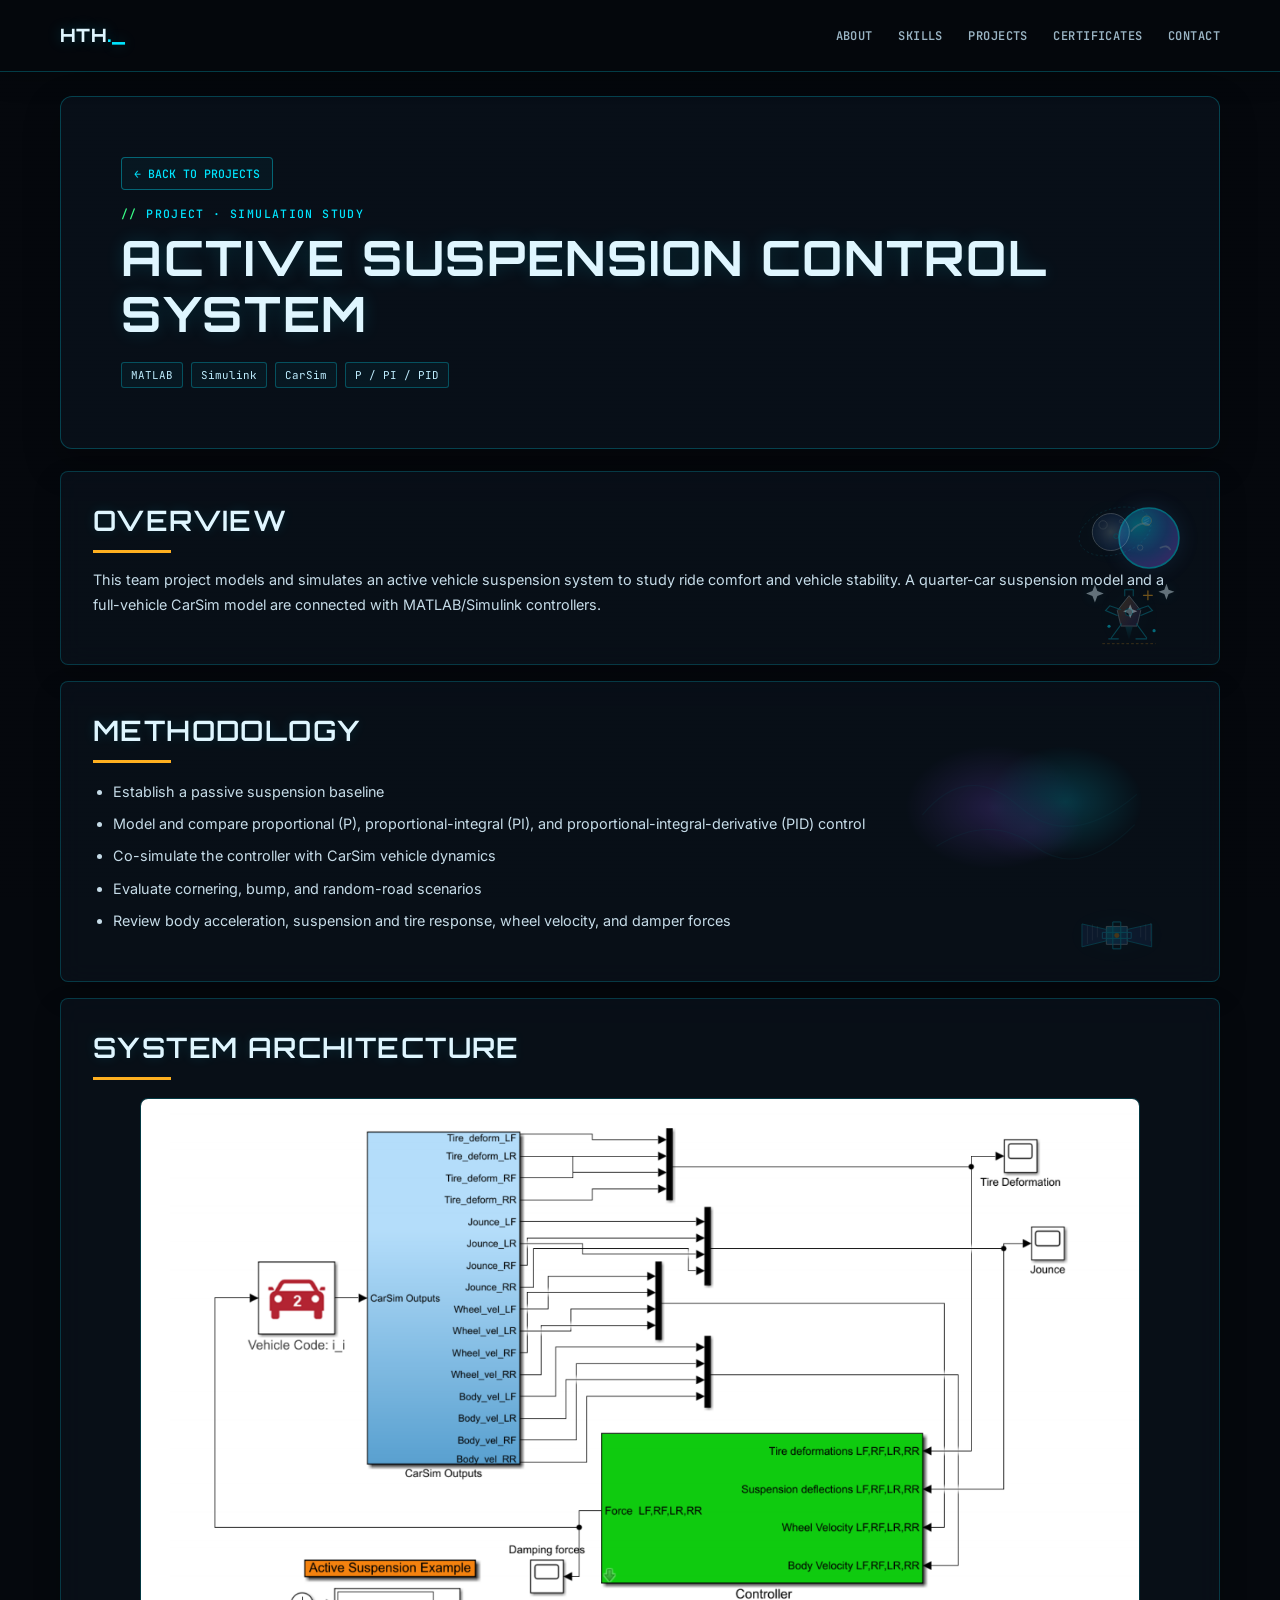
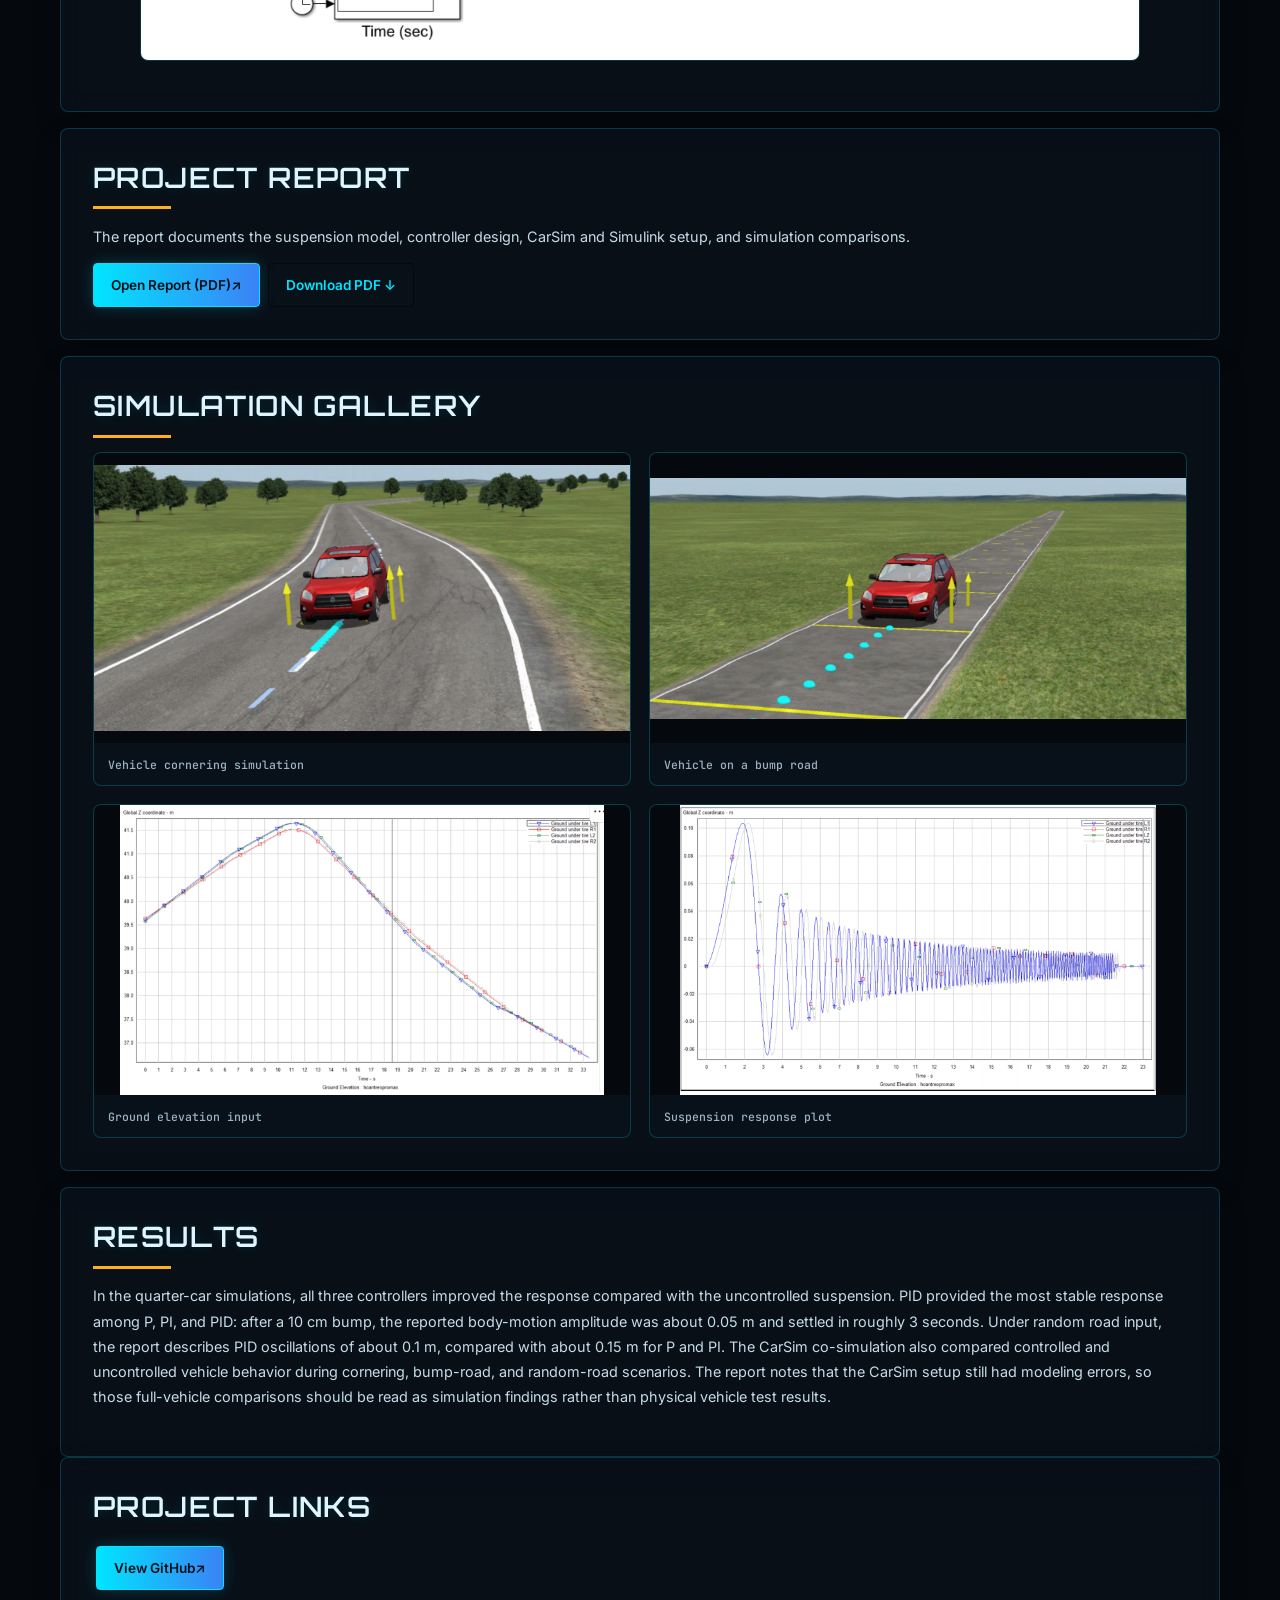
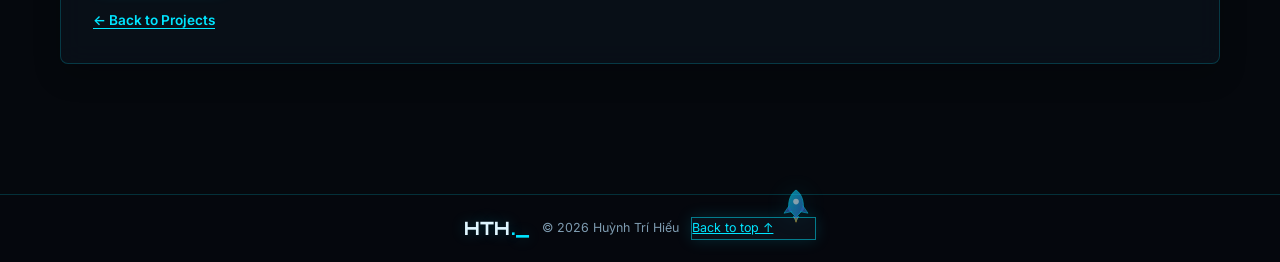
<file: outputs/projects/active-suspension.html>
<!doctype html>
<html lang="en">
<head>
  <meta charset="utf-8"><meta name="viewport" content="width=device-width, initial-scale=1">
  <meta name="description" content="Active suspension study comparing passive, P, PI, and PID control in MATLAB/Simulink and CarSim.">
  <meta property="og:title" content="Active Suspension Control | Huỳnh Trí Hiếu"><meta property="og:description" content="A simulated active suspension study using MATLAB/Simulink and CarSim."><meta property="og:type" content="article">
  <meta name="theme-color" content="#0a2b3f"><title>Active Suspension Control | Huỳnh Trí Hiếu</title>
  <link rel="icon" type="image/svg+xml" href="../assets/images/favicon.svg">
  <link rel="preconnect" href="https://fonts.googleapis.com"><link rel="preconnect" href="https://fonts.gstatic.com" crossorigin><link href="https://fonts.googleapis.com/css2?family=Barlow+Condensed:wght@500;600;700;800&display=swap&subset=latin,vietnamese" rel="stylesheet"><link href="https://fonts.googleapis.com/css2?family=Inter:wght@400;500;600;700;800&display=swap&subset=latin,vietnamese" rel="stylesheet"><link href="https://fonts.googleapis.com/css2?family=JetBrains+Mono:wght@400;500;600;700&display=swap&subset=latin" rel="stylesheet"><link rel="stylesheet" href="../css/style.css?v=mobile-reveal-fix-20261123-17"><script defer src="../js/main.js?v=mobile-reveal-fix-20261123-17"></script>
</head>
<body>
  <header class="site-header"><div class="container nav-wrap"><a class="brand" href="../index.html" aria-label="Huỳnh Trí Hiếu home">HTH<span>.</span></a><a class="mobile-back-control" href="../index.html#projects" aria-label="Back to projects">← Back</a><button class="menu-toggle" aria-label="Open navigation" aria-expanded="false" aria-controls="primary-nav"><span></span><span></span><span></span></button><nav id="primary-nav" class="primary-nav" aria-label="Main navigation"><a href="../index.html#about">About</a><a href="../index.html#skills">Skills</a><a href="../index.html#projects">Projects</a><a href="../index.html#certificates">Certificates</a><a href="../index.html#contact">Contact</a></nav></div></header>
  <main><section class="detail-hero"><div class="container"><a class="back-link" href="../index.html#projects">← Back to Projects</a><p class="eyebrow">Project · Simulation study</p><h1>Active Suspension Control System</h1><div class="tags"><span class="tag">MATLAB</span><span class="tag">Simulink</span><span class="tag">CarSim</span><span class="tag">P / PI / PID</span></div></div></section>
    <section class="section section-white"><div class="container detail-layout"><div class="detail-main">
      <section class="detail-block space-host"><svg class="space-deco planet space-small-planet" viewBox="0 0 100 100" aria-hidden="true" focusable="false"><use href="../assets/images/space/space-icons.svg#small-planet"/></svg><svg class="space-deco star space-stars" viewBox="0 0 120 80" aria-hidden="true" focusable="false"><use href="../assets/images/space/space-icons.svg#star-cluster"/></svg><svg class="space-deco space-new space-lander" viewBox="0 0 120 120" aria-hidden="true" focusable="false"><use href="../assets/images/space/space-additions.svg#lander"/></svg><svg class="space-deco space-new space-moon-orbit" viewBox="0 0 150 120" aria-hidden="true" focusable="false"><use href="../assets/images/space/space-additions.svg#moon-orbit"/></svg><h2>Overview</h2><p>This team project models and simulates an active vehicle suspension system to study ride comfort and vehicle stability. A quarter-car suspension model and a full-vehicle CarSim model are connected with MATLAB/Simulink controllers.</p></section>
      <section class="detail-block space-host"><h2>Methodology</h2><svg class="space-deco space-new space-iss" viewBox="0 0 180 90" aria-hidden="true" focusable="false"><use href="../assets/images/space/space-additions.svg#iss"/></svg><svg class="space-deco space-new space-nebula" viewBox="0 0 260 180" aria-hidden="true" focusable="false"><use href="../assets/images/space/space-additions.svg#nebula"/></svg><ul><li>Establish a passive suspension baseline</li><li>Model and compare proportional (P), proportional-integral (PI), and proportional-integral-derivative (PID) control</li><li>Co-simulate the controller with CarSim vehicle dynamics</li><li>Evaluate cornering, bump, and random-road scenarios</li><li>Review body acceleration, suspension and tire response, wheel velocity, and damper forces</li></ul></section>
      <section class="detail-block"><h2>System Architecture</h2><figure class="project-photo suspension-architecture-figure" style="margin:18px auto"><img height="730" width="1300" src="../assets/images/active-suspension-system.png" alt="Simulink active suspension architecture: CarSim vehicle outputs feed the controller, which returns damping forces and provides response signals for analysis" loading="lazy" decoding="async" style="width:100%;height:auto;max-width:100%;object-fit:contain;background:#fff"></figure></section>
      <section class="detail-block"><h2>Project Report</h2><p>The report documents the suspension model, controller design, CarSim and Simulink setup, and simulation comparisons.</p><a class="button button-primary" href="../assets/files/active-suspension-report.pdf" target="_blank" rel="noreferrer">Open Report (PDF) <span aria-hidden="true">↗</span></a><a class="button report-download" href="../assets/files/active-suspension-report.pdf" download style="margin-left:8px">Download PDF ↓</a></section>
      <section class="detail-block project-media"><h2>Simulation Gallery</h2><div class="project-gallery simulation-gallery">
        <figure class="project-photo"><img data-src-mobile="../assets/images/mobile/active-suspension-road-turn.jpg" height="338" width="682" src="../assets/images/active-suspension-road-turn.png" alt="CarSim vehicle negotiating a curved road in the active suspension simulation" loading="lazy" decoding="async"><figcaption>Vehicle cornering simulation</figcaption></figure>
        <figure class="project-photo"><img data-src-mobile="../assets/images/mobile/active-suspension-road-bump.jpg" height="340" width="757" src="../assets/images/active-suspension-road-bump.png" alt="CarSim vehicle crossing a raised road section in the suspension simulation" loading="lazy" decoding="async"><figcaption>Vehicle on a bump road</figcaption></figure>
        <figure class="project-photo"><img height="457" width="762" src="../assets/images/active-suspension-ground-elevation.png" alt="CarSim plot of road elevation for four tires over time" loading="lazy" decoding="async"><figcaption>Ground elevation input</figcaption></figure>
        <figure class="project-photo"><img height="451" width="741" src="../assets/images/active-suspension-response.png" alt="Simulated tire response over time for the active suspension model" loading="lazy" decoding="async"><figcaption>Suspension response plot</figcaption></figure>
      </div></section>
      <section class="detail-block"><h2>Results</h2><p>In the quarter-car simulations, all three controllers improved the response compared with the uncontrolled suspension. PID provided the most stable response among P, PI, and PID: after a 10 cm bump, the reported body-motion amplitude was about 0.05 m and settled in roughly 3 seconds. Under random road input, the report describes PID oscillations of about 0.1 m, compared with about 0.15 m for P and PI. The CarSim co-simulation also compared controlled and uncontrolled vehicle behavior during cornering, bump-road, and random-road scenarios. The report notes that the CarSim setup still had modeling errors, so those full-vehicle comparisons should be read as simulation findings rather than physical vehicle test results.</p></section>
    </div><aside class="detail-aside"><h2>Project Links</h2><a class="button button-primary" href="https://github.com/DarkNightSB/Active-Suspension-Control-System" target="_blank" rel="noreferrer">View GitHub <span aria-hidden="true">↗</span></a><a class="text-link" href="../index.html#projects" style="display:block;margin-top:1rem">← Back to Projects</a></aside></div></section>
  </main><footer class="site-footer"><div class="container footer-inner"><a class="brand" href="../index.html">HTH<span>.</span></a><p>© <span data-year></span> Huỳnh Trí Hiếu</p><a href="#" class="back-top">Back to top ↑<svg class="space-deco rocket space-rocket" viewBox="0 0 80 100" aria-hidden="true" focusable="false"><use href="../assets/images/space/space-icons.svg#rocket"/></svg></a></div></footer>
</body></html>
</file>
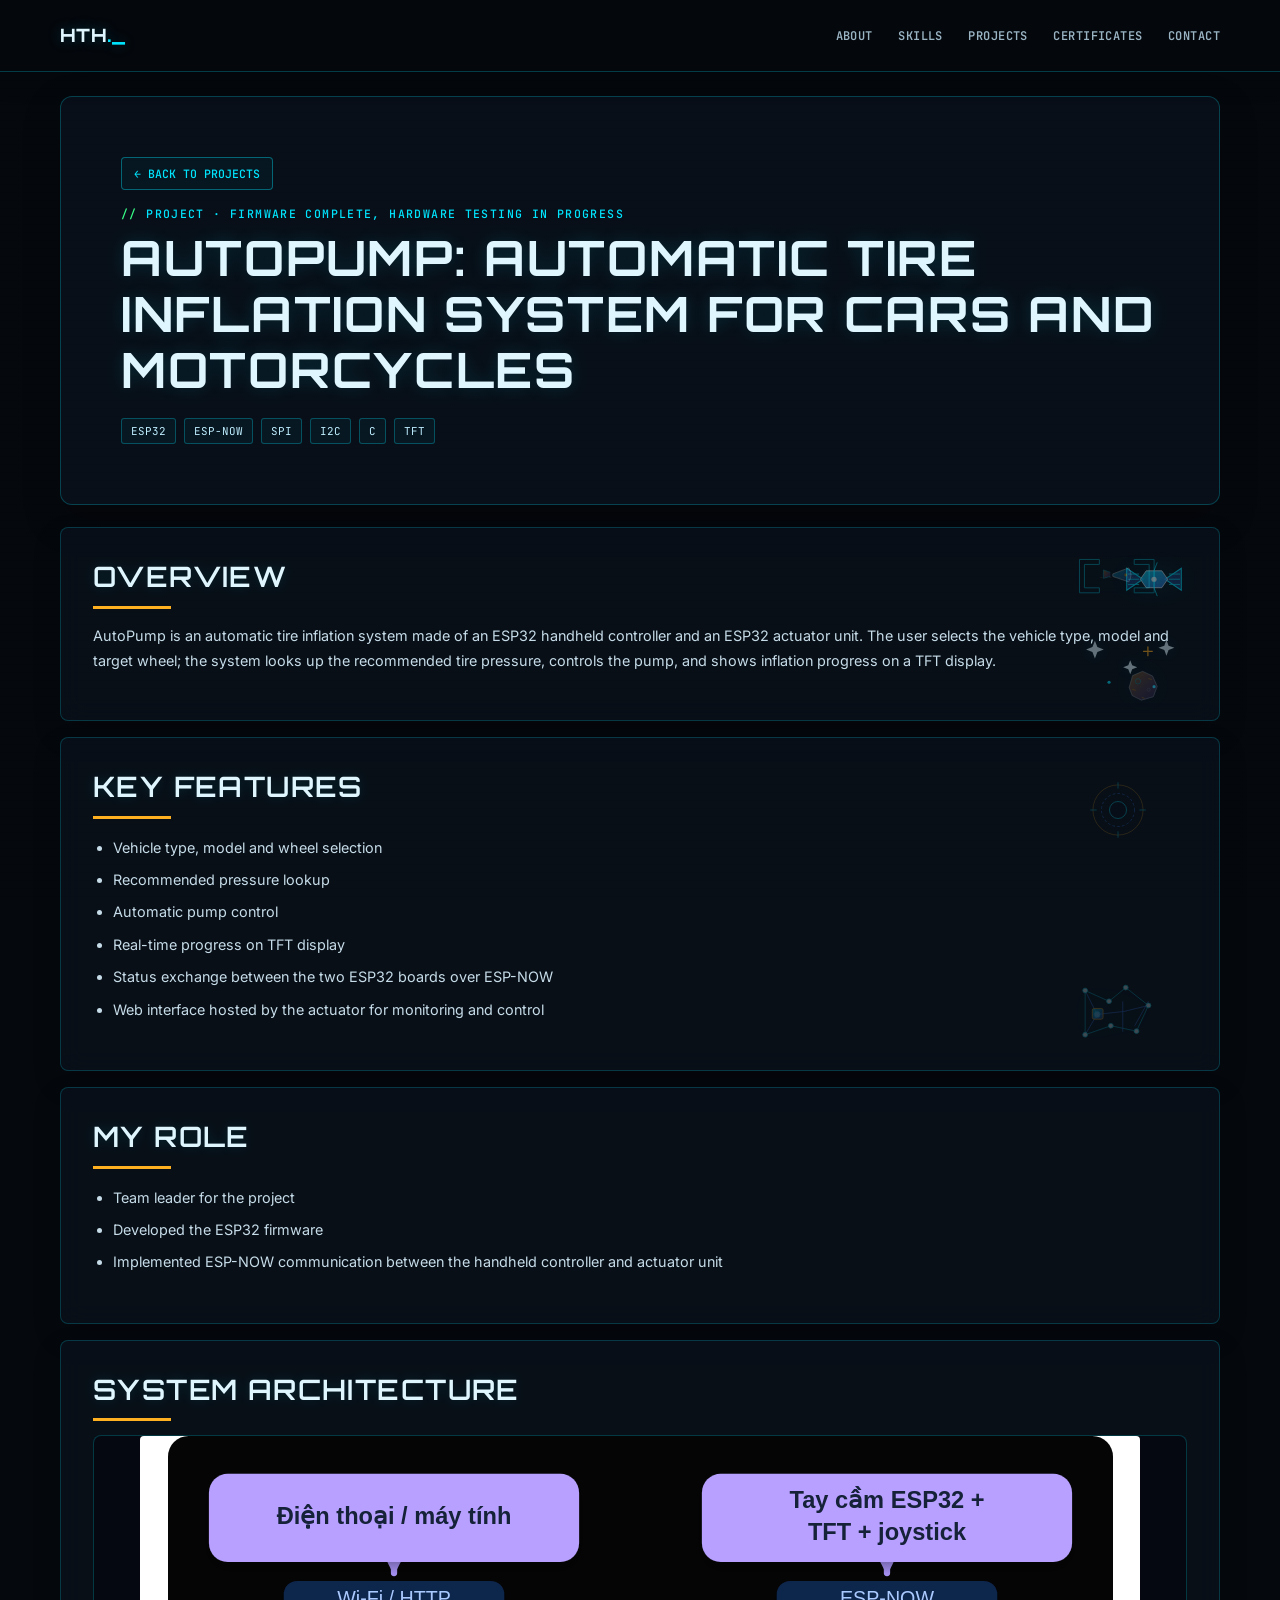
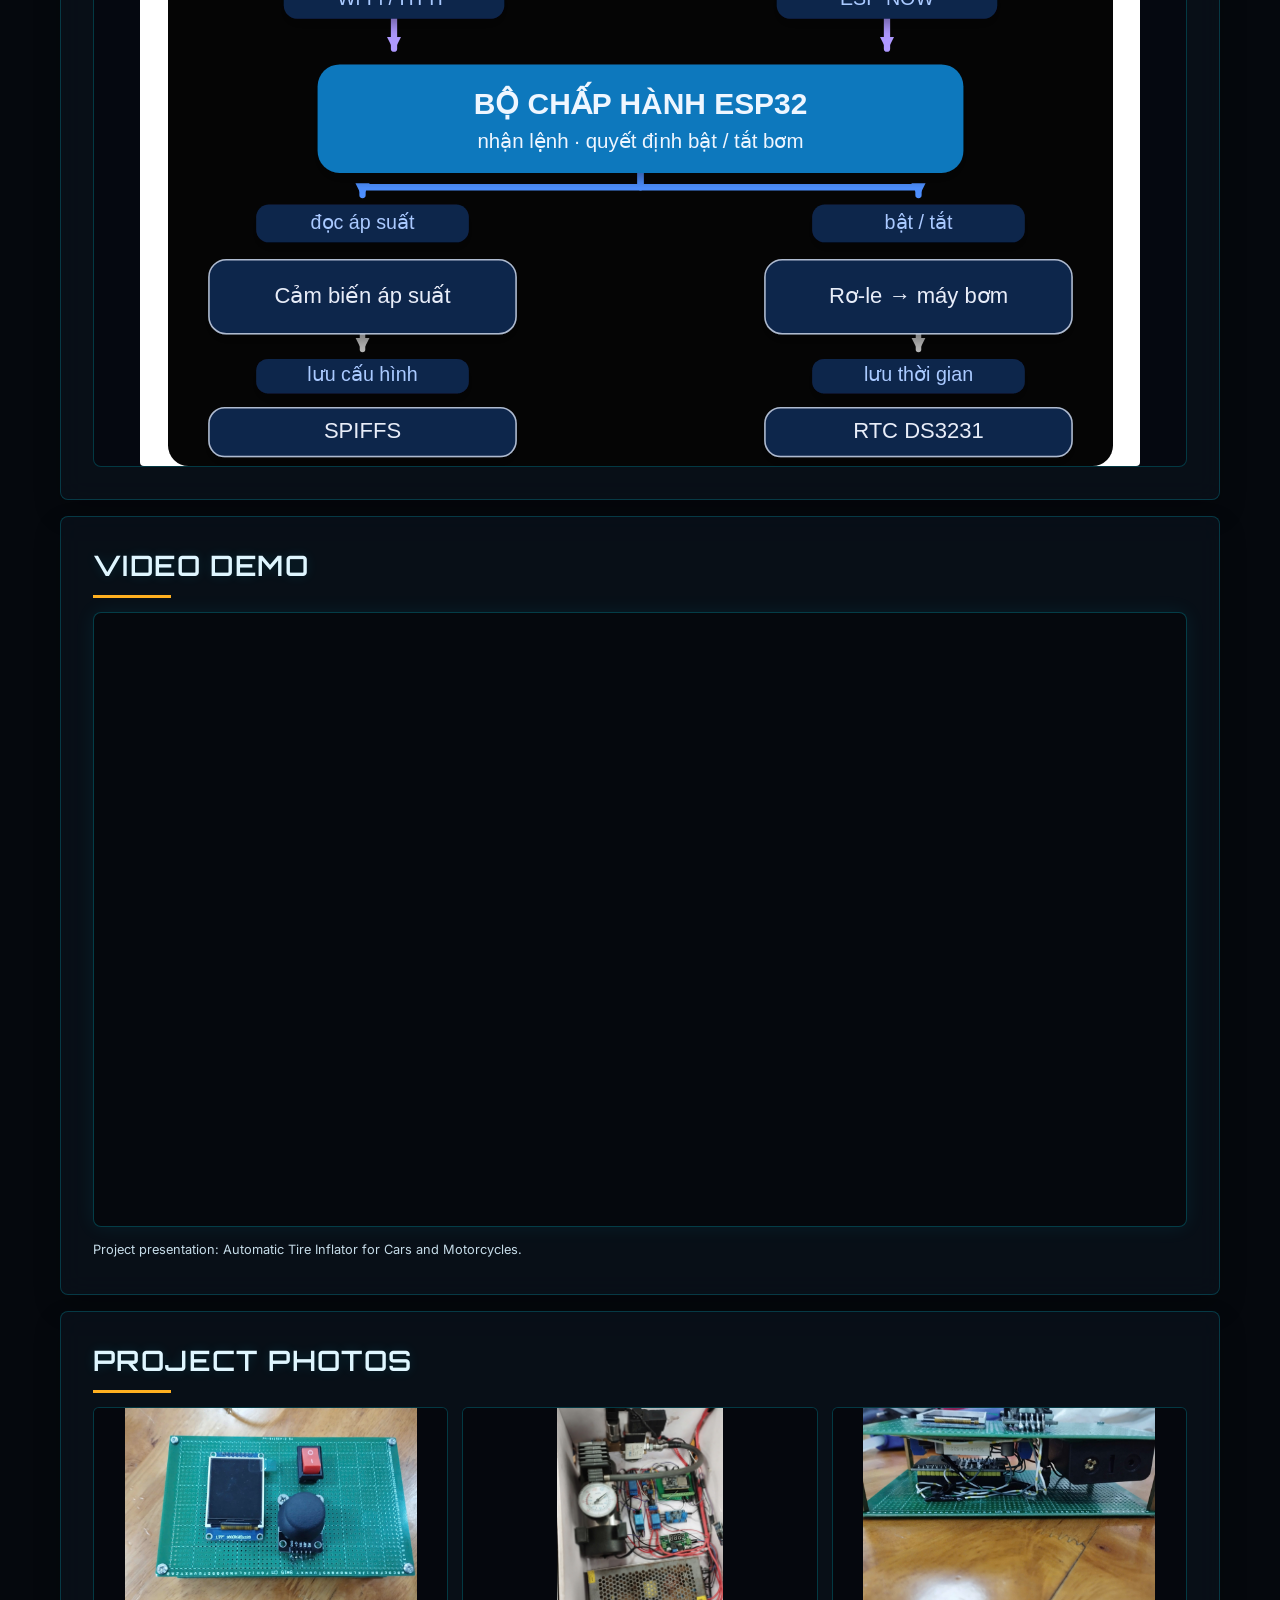
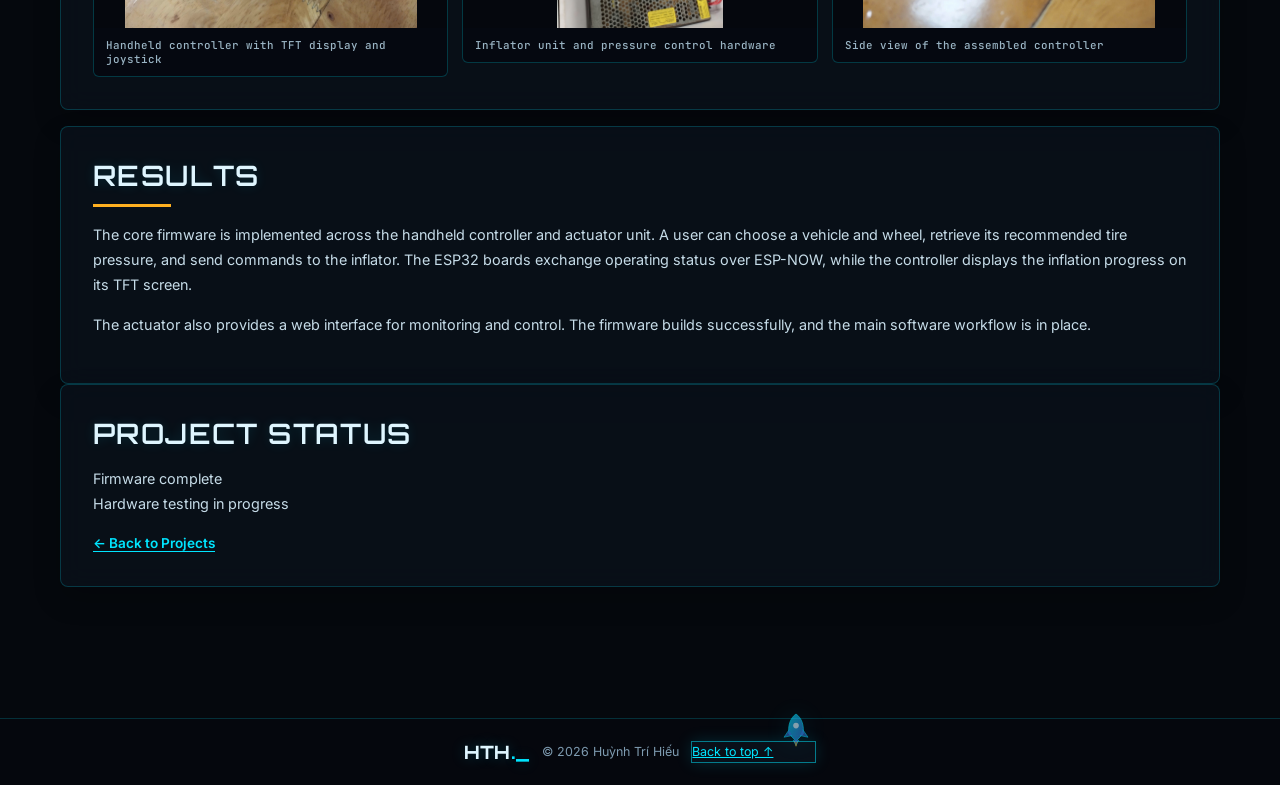
<file: outputs/projects/autopump.html>
<!doctype html>
<html lang="en">
<head>
  <meta charset="utf-8"><meta name="viewport" content="width=device-width, initial-scale=1">
  <meta name="description" content="AutoPump — an ESP32 automatic tire inflation system project by Huỳnh Trí Hiếu.">
  <meta property="og:title" content="AutoPump | Huỳnh Trí Hiếu"><meta property="og:description" content="An ESP32 automatic tire inflation system for cars and motorcycles."><meta property="og:type" content="article">
  <meta name="theme-color" content="#0a2b3f"><title>AutoPump | Huỳnh Trí Hiếu</title>
  <link rel="icon" type="image/svg+xml" href="../assets/images/favicon.svg">
  <link rel="preconnect" href="https://fonts.googleapis.com"><link rel="preconnect" href="https://fonts.gstatic.com" crossorigin><link href="https://fonts.googleapis.com/css2?family=Barlow+Condensed:wght@500;600;700;800&display=swap&subset=latin,vietnamese" rel="stylesheet"><link href="https://fonts.googleapis.com/css2?family=Inter:wght@400;500;600;700;800&display=swap&subset=latin,vietnamese" rel="stylesheet"><link href="https://fonts.googleapis.com/css2?family=JetBrains+Mono:wght@400;500;600;700&display=swap&subset=latin" rel="stylesheet"><link rel="stylesheet" href="../css/style.css?v=mobile-reveal-fix-20261123-17"><script defer src="../js/main.js?v=mobile-reveal-fix-20261123-17"></script>
</head>
<body>
  <header class="site-header"><div class="container nav-wrap"><a class="brand" href="../index.html" aria-label="Huỳnh Trí Hiếu home">HTH<span>.</span></a><a class="mobile-back-control" href="../index.html#projects" aria-label="Back to projects">← Back</a><button class="menu-toggle" aria-label="Open navigation" aria-expanded="false" aria-controls="primary-nav"><span></span><span></span><span></span></button><nav id="primary-nav" class="primary-nav" aria-label="Main navigation"><a href="../index.html#about">About</a><a href="../index.html#skills">Skills</a><a href="../index.html#projects">Projects</a><a href="../index.html#certificates">Certificates</a><a href="../index.html#contact">Contact</a></nav></div></header>
  <main><section class="detail-hero"><div class="container"><a class="back-link" href="../index.html#projects">← Back to Projects</a><p class="eyebrow">Project · Firmware complete, hardware testing in progress</p><h1>AutoPump: Automatic Tire Inflation System for Cars and Motorcycles</h1><div class="tags"><span class="tag">ESP32</span><span class="tag">ESP-NOW</span><span class="tag">SPI</span><span class="tag">I2C</span><span class="tag">C</span><span class="tag">TFT</span></div></div></section>
    <section class="section section-white"><div class="container detail-layout"><div class="detail-main">
      <section class="detail-block space-host"><svg class="space-deco satellite space-satellite" viewBox="0 0 120 90" aria-hidden="true" focusable="false"><use href="../assets/images/space/space-icons.svg#satellite"/></svg><svg class="space-deco star space-stars" viewBox="0 0 120 80" aria-hidden="true" focusable="false"><use href="../assets/images/space/space-icons.svg#star-cluster"/></svg><svg class="space-deco space-new space-asteroid-1" viewBox="0 0 100 100" aria-hidden="true" focusable="false"><use href="../assets/images/space/space-additions.svg#asteroid-1"/></svg><svg class="space-deco space-new space-cargo-dock" viewBox="0 0 180 100" aria-hidden="true" focusable="false"><use href="../assets/images/space/space-additions.svg#cargo-dock"/></svg><h2>Overview</h2><p>AutoPump is an automatic tire inflation system made of an ESP32 handheld controller and an ESP32 actuator unit. The user selects the vehicle type, model and target wheel; the system looks up the recommended tire pressure, controls the pump, and shows inflation progress on a TFT display.</p></section>
      <section class="detail-block space-host"><h2>Key Features</h2><svg class="space-deco space-new space-constellation" viewBox="0 0 150 110" aria-hidden="true" focusable="false"><use href="../assets/images/space/space-additions.svg#constellation-chip"/></svg><svg class="space-deco space-new space-pulse-rings" viewBox="0 0 120 120" aria-hidden="true" focusable="false"><use href="../assets/images/space/space-additions.svg#pulse-rings"/></svg><ul><li>Vehicle type, model and wheel selection</li><li>Recommended pressure lookup</li><li>Automatic pump control</li><li>Real-time progress on TFT display</li><li>Status exchange between the two ESP32 boards over ESP-NOW</li><li>Web interface hosted by the actuator for monitoring and control</li></ul></section>
      <section class="detail-block"><h2>My Role</h2><ul><li>Team leader for the project</li><li>Developed the ESP32 firmware</li><li>Implemented ESP-NOW communication between the handheld controller and actuator unit</li></ul></section>
      <section class="detail-block"><h2>System Architecture</h2><figure class="architecture-figure autopump-architecture-figure"><a class="architecture-image-link" data-image-link data-href="../assets/images/autopump-architecture.svg" data-available="true" target="_blank" rel="noreferrer"><img class="autopump-architecture-image" width="1200" height="800" src="../assets/images/autopump-architecture.svg" alt="Landscape AutoPump system architecture: Wi-Fi and ESP-NOW inputs connect to an ESP32 actuator, which reads the pressure sensor, controls the pump relay, stores configuration on SPIFFS, and keeps time with an RTC DS3231." loading="lazy" decoding="async"></a></figure></section>
      <section class="detail-block project-media" aria-labelledby="autopump-demo-title"><h2 id="autopump-demo-title">Video Demo</h2><div class="project-video"><iframe src="https://www.youtube-nocookie.com/embed/K4e0RNwgC2Y" title="AutoPump automatic tire inflation system demo by Huỳnh Trí Hiếu" loading="lazy" decoding="async" referrerpolicy="strict-origin-when-cross-origin" allow="accelerometer; autoplay; clipboard-write; encrypted-media; gyroscope; picture-in-picture; web-share" allowfullscreen></iframe></div><p class="media-caption">Project presentation: Automatic Tire Inflator for Cars and Motorcycles.</p></section>
      <section class="detail-block project-media" aria-labelledby="autopump-gallery-title"><h2 id="autopump-gallery-title">Project Photos</h2><div class="project-gallery">
        <figure class="project-photo"><img data-src-mobile="../assets/images/mobile/handheld-controller.jpg" height="1355" width="1800" src="../assets/images/projects/autopump/handheld-controller.jpg" alt="AutoPump handheld controller with TFT display, joystick and power switch" loading="lazy" decoding="async"><figcaption>Handheld controller with TFT display and joystick</figcaption></figure>
        <figure class="project-photo"><img data-src-mobile="../assets/images/mobile/inflator-unit.jpg" height="1800" width="1355" src="../assets/images/projects/autopump/inflator-unit.jpg" alt="Automatic tire inflator actuator with ESP32, pressure gauge, pump and control electronics" loading="lazy" decoding="async"><figcaption>Inflator unit and pressure control hardware</figcaption></figure>
        <figure class="project-photo"><img data-src-mobile="../assets/images/mobile/controller-assembly.jpg" height="1355" width="1800" src="../assets/images/projects/autopump/controller-assembly.jpg" alt="Side view of the assembled AutoPump controller hardware" loading="lazy" decoding="async"><figcaption>Side view of the assembled controller</figcaption></figure>
      </div></section>
      <section class="detail-block"><h2>Results</h2><p>The core firmware is implemented across the handheld controller and actuator unit. A user can choose a vehicle and wheel, retrieve its recommended tire pressure, and send commands to the inflator. The ESP32 boards exchange operating status over ESP-NOW, while the controller displays the inflation progress on its TFT screen.</p><p>The actuator also provides a web interface for monitoring and control. The firmware builds successfully, and the main software workflow is in place.</p></section>
    </div><aside class="detail-aside"><h2>Project status</h2><p>Firmware complete<br>Hardware testing in progress</p><a class="text-link" href="../index.html#projects" style="display:block;margin-top:1rem">← Back to Projects</a></aside></div></section>
  </main><footer class="site-footer"><div class="container footer-inner"><a class="brand" href="../index.html">HTH<span>.</span></a><p>© <span data-year></span> Huỳnh Trí Hiếu</p><a href="#" class="back-top">Back to top ↑<svg class="space-deco rocket space-rocket" viewBox="0 0 80 100" aria-hidden="true" focusable="false"><use href="../assets/images/space/space-icons.svg#rocket"/></svg></a></div></footer>
</body></html>
</file>
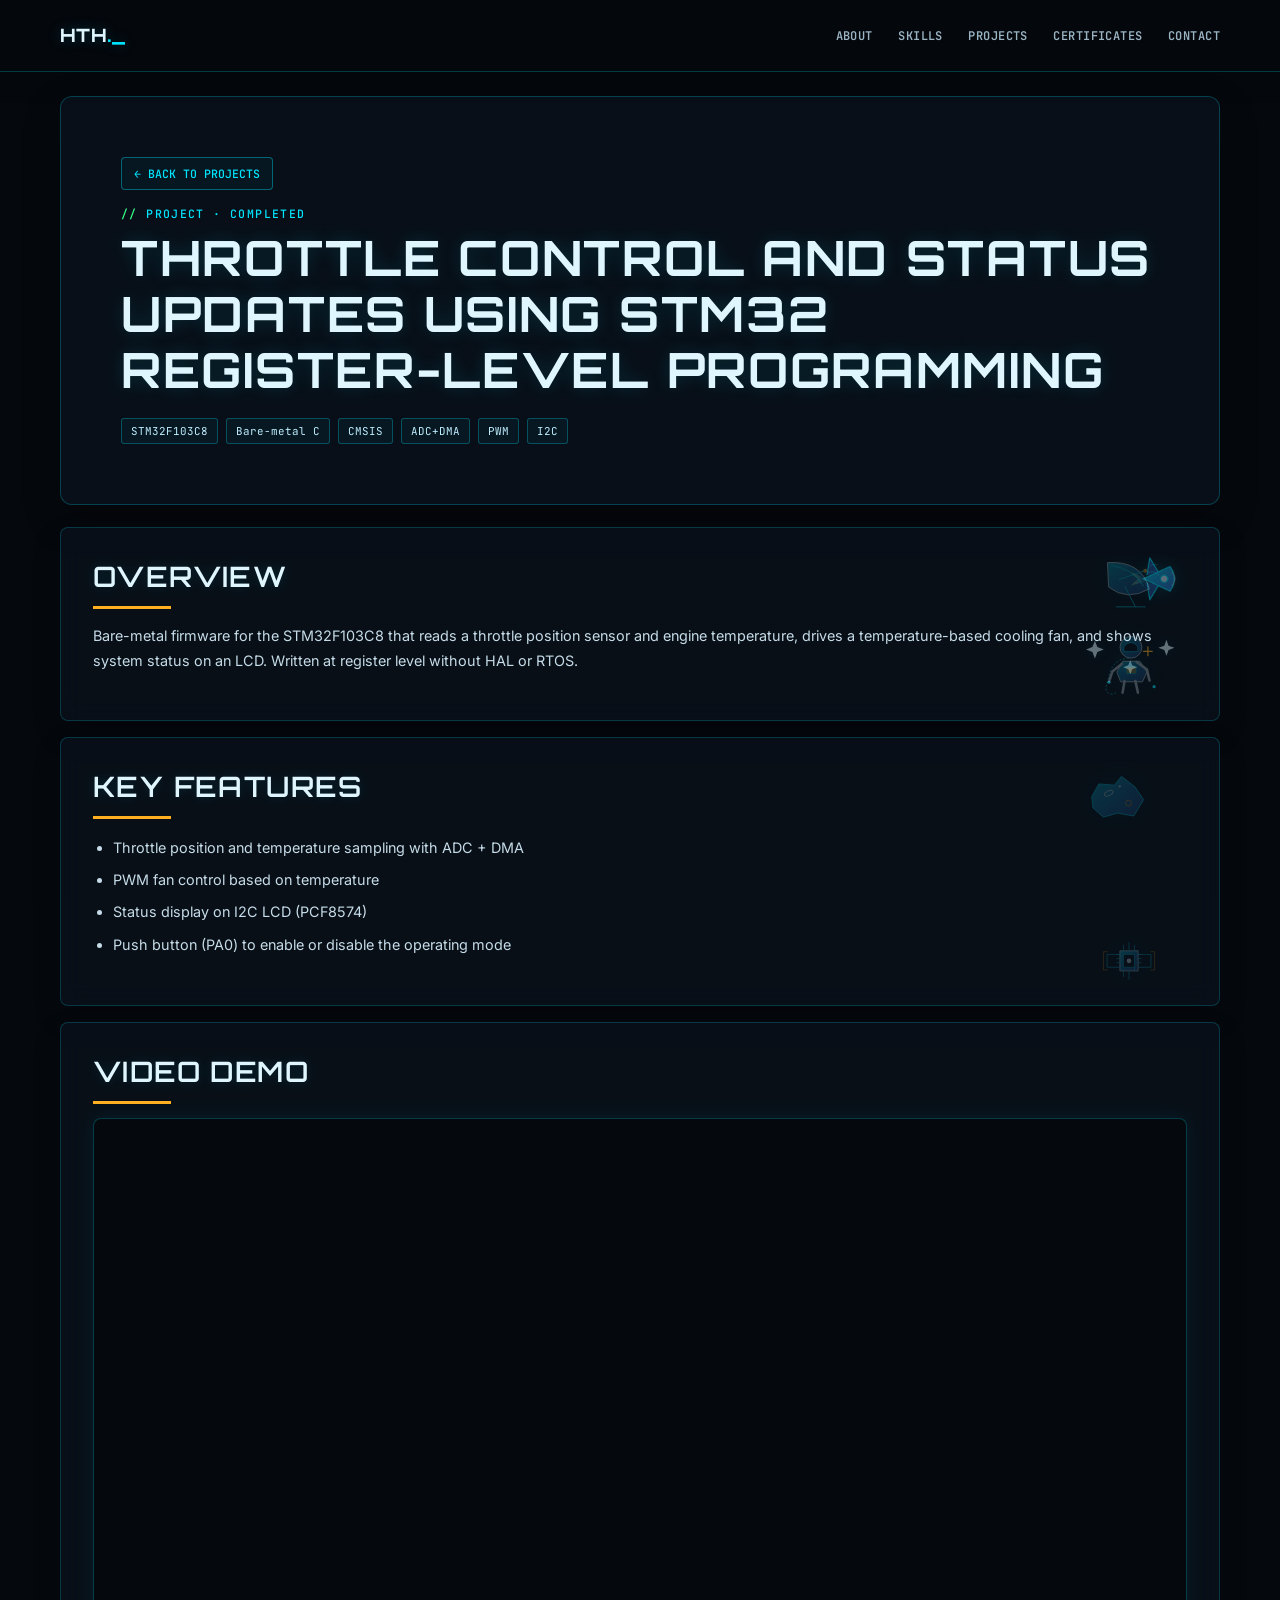
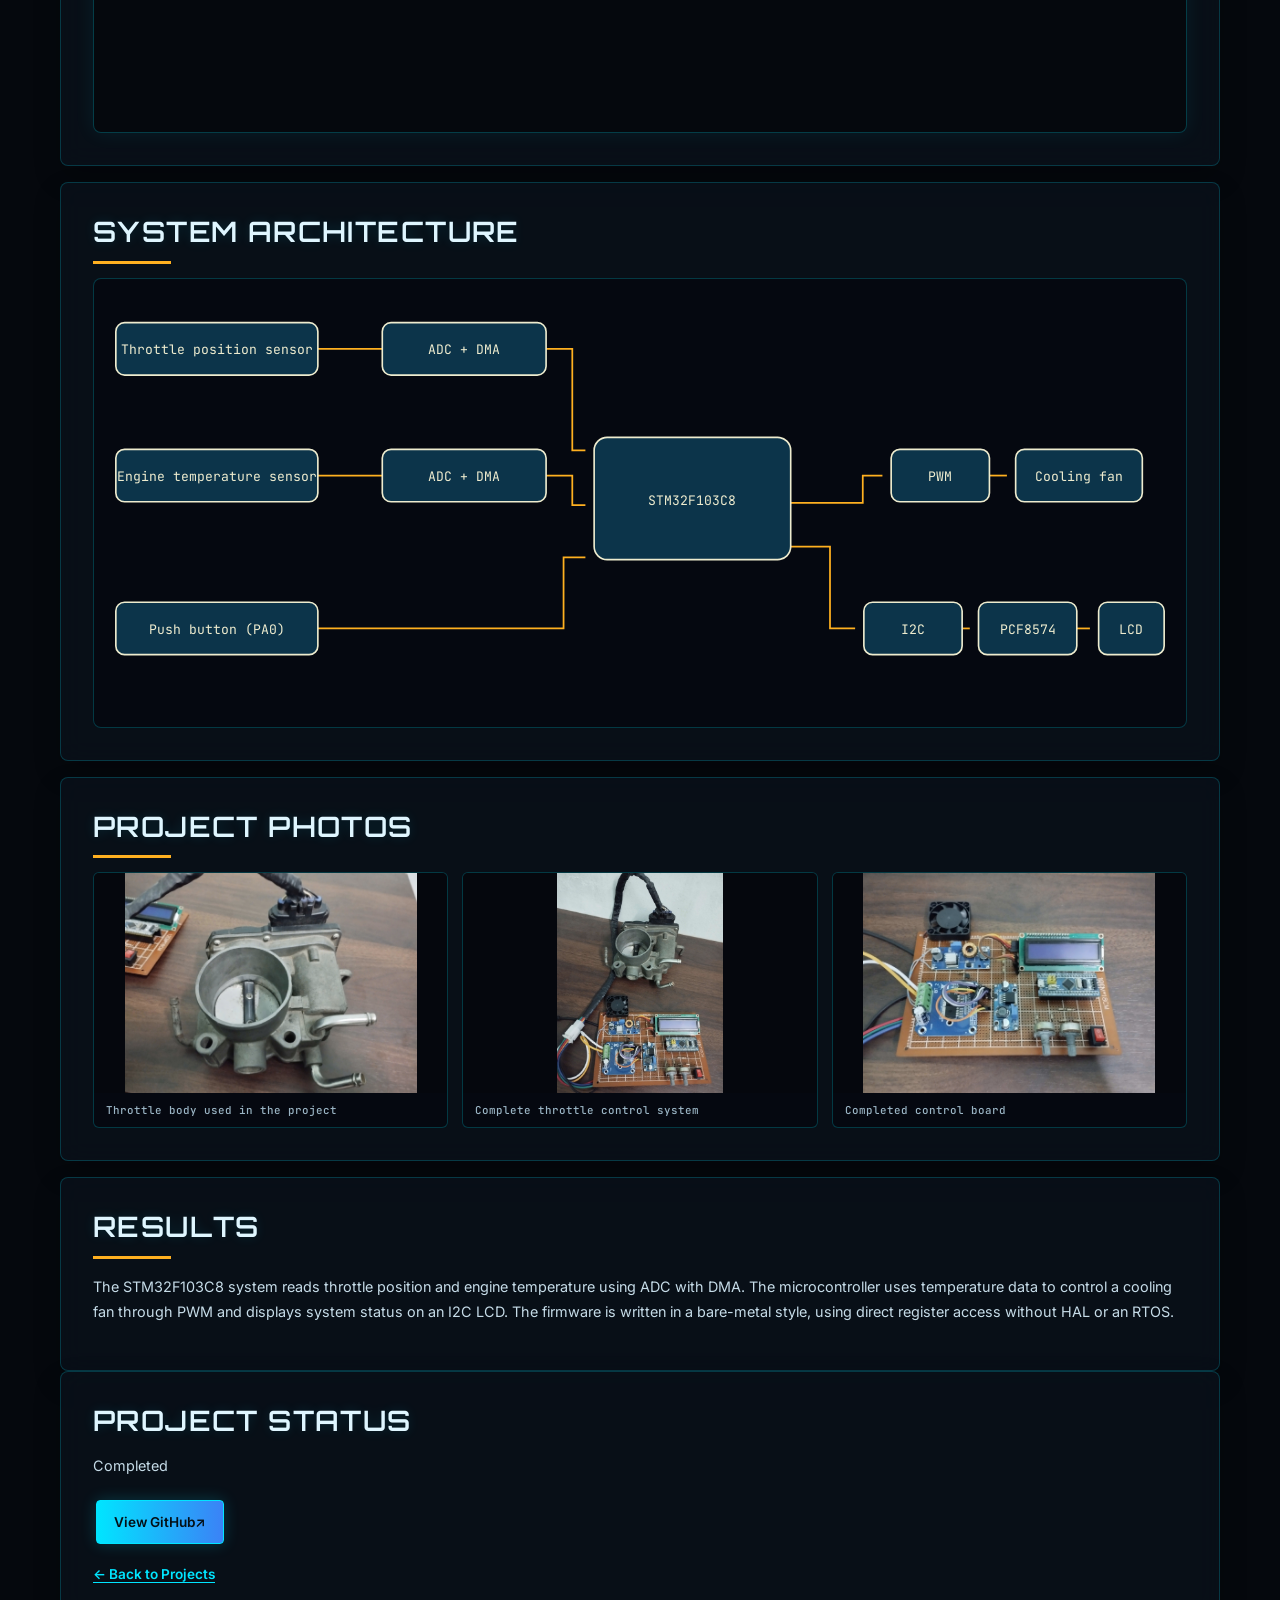
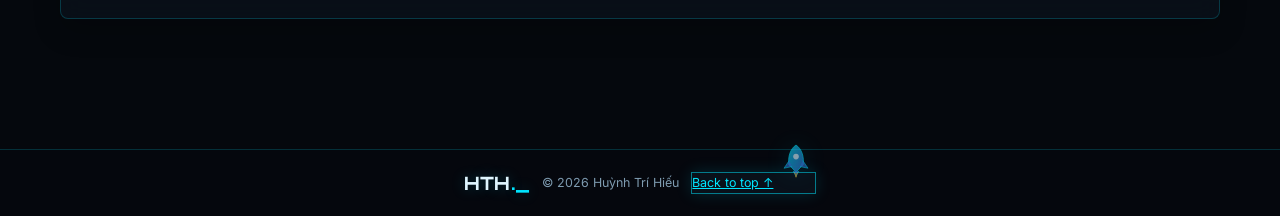
<file: outputs/projects/stm32-throttle-control.html>
<!doctype html>
<html lang="en">
<head>
  <meta charset="utf-8"><meta name="viewport" content="width=device-width, initial-scale=1">
  <meta name="description" content="STM32 register-level throttle control and status update project by Huỳnh Trí Hiếu.">
  <meta property="og:title" content="STM32 Throttle Control | Huỳnh Trí Hiếu"><meta property="og:description" content="Bare-metal STM32F103 firmware for sensor acquisition, actuator control and status display."><meta property="og:type" content="article">
  <meta name="theme-color" content="#0a2b3f"><title>STM32 Throttle Control | Huỳnh Trí Hiếu</title>
  <link rel="icon" type="image/svg+xml" href="../assets/images/favicon.svg">
  <link rel="preconnect" href="https://fonts.googleapis.com"><link rel="preconnect" href="https://fonts.gstatic.com" crossorigin><link href="https://fonts.googleapis.com/css2?family=Barlow+Condensed:wght@500;600;700;800&display=swap&subset=latin,vietnamese" rel="stylesheet"><link href="https://fonts.googleapis.com/css2?family=Inter:wght@400;500;600;700;800&display=swap&subset=latin,vietnamese" rel="stylesheet"><link href="https://fonts.googleapis.com/css2?family=JetBrains+Mono:wght@400;500;600;700&display=swap&subset=latin" rel="stylesheet"><link rel="stylesheet" href="../css/style.css?v=mobile-reveal-fix-20261123-17"><script defer src="../js/main.js?v=mobile-reveal-fix-20261123-17"></script>
</head>
<body>
  <header class="site-header"><div class="container nav-wrap"><a class="brand" href="../index.html" aria-label="Huỳnh Trí Hiếu home">HTH<span>.</span></a><a class="mobile-back-control" href="../index.html#projects" aria-label="Back to projects">← Back</a><button class="menu-toggle" aria-label="Open navigation" aria-expanded="false" aria-controls="primary-nav"><span></span><span></span><span></span></button><nav id="primary-nav" class="primary-nav" aria-label="Main navigation"><a href="../index.html#about">About</a><a href="../index.html#skills">Skills</a><a href="../index.html#projects">Projects</a><a href="../index.html#certificates">Certificates</a><a href="../index.html#contact">Contact</a></nav></div></header>
  <main><section class="detail-hero"><div class="container"><a class="back-link" href="../index.html#projects">← Back to Projects</a><p class="eyebrow">Project · Completed</p><h1>Throttle Control and Status Updates Using STM32 Register-Level Programming</h1><div class="tags"><span class="tag">STM32F103C8</span><span class="tag">Bare-metal C</span><span class="tag">CMSIS</span><span class="tag">ADC+DMA</span><span class="tag">PWM</span><span class="tag">I2C</span></div></div></section>
    <section class="section section-white"><div class="container detail-layout"><div class="detail-main">
      <section class="detail-block space-host"><svg class="space-deco ship space-ship" viewBox="0 0 100 80" aria-hidden="true" focusable="false"><use href="../assets/images/space/space-icons.svg#space-ship"/></svg><svg class="space-deco star space-stars" viewBox="0 0 120 80" aria-hidden="true" focusable="false"><use href="../assets/images/space/space-icons.svg#star-cluster"/></svg><svg class="space-deco space-new space-astronaut" viewBox="0 0 100 120" aria-hidden="true" focusable="false"><use href="../assets/images/space/space-additions.svg#astronaut"/></svg><svg class="space-deco space-new space-dish" viewBox="0 0 110 110" aria-hidden="true" focusable="false"><use href="../assets/images/space/space-additions.svg#dish"/></svg><h2>Overview</h2><p>Bare-metal firmware for the STM32F103C8 that reads a throttle position sensor and engine temperature, drives a temperature-based cooling fan, and shows system status on an LCD. Written at register level without HAL or RTOS.</p></section>
      <section class="detail-block space-host"><h2>Key Features</h2><svg class="space-deco space-new space-chip-satellite" viewBox="0 0 140 100" aria-hidden="true" focusable="false"><use href="../assets/images/space/space-additions.svg#chip-satellite"/></svg><svg class="space-deco space-new space-asteroid-2" viewBox="0 0 110 90" aria-hidden="true" focusable="false"><use href="../assets/images/space/space-additions.svg#asteroid-2"/></svg><ul><li>Throttle position and temperature sampling with ADC + DMA</li><li>PWM fan control based on temperature</li><li>Status display on I2C LCD (PCF8574)</li><li>Push button (PA0) to enable or disable the operating mode</li></ul></section>
      <section class="detail-block project-media"><h2>Video Demo</h2><div class="project-video"><iframe src="https://www.youtube-nocookie.com/embed/s13N4A3c-qA" title="STM32 throttle control and status updates demo by Huỳnh Trí Hiếu" loading="lazy" decoding="async" referrerpolicy="strict-origin-when-cross-origin" allow="accelerometer; autoplay; clipboard-write; encrypted-media; gyroscope; picture-in-picture; web-share" allowfullscreen></iframe></div></section>
      <section class="detail-block"><h2>System Architecture</h2><figure class="architecture-figure" tabindex="0" aria-label="System architecture diagram"><svg class="architecture-svg" viewBox="0 0 1000 410" role="img" aria-labelledby="architecture-title architecture-desc" xmlns="http://www.w3.org/2000/svg">
        <title id="architecture-title">STM32 throttle control system architecture</title>
        <desc id="architecture-desc">Throttle position and engine temperature sensors each connect through ADC and DMA to the STM32F103C8. A push button on PA0 also connects to the microcontroller. The microcontroller drives a PWM controlled cooling fan and an LCD through I2C and PCF8574.</desc>
        <defs><marker id="diagram-arrow" viewBox="0 0 10 10" refX="9" refY="5" markerWidth="6" markerHeight="6" orient="auto-start-reverse"><path d="M0 0 10 5 0 10z" fill="var(--blue)"/></marker></defs>
        <!-- Input paths -->
        <path class="diagram-edge" d="M205 64H264"/><path class="diagram-edge" d="M414 64H438V157H450"/>
        <path class="diagram-edge" d="M205 180H264"/><path class="diagram-edge" d="M414 180H438V207H450"/>
        <path class="diagram-edge" d="M205 320H430V255H450"/>
        <!-- Output paths -->
        <path class="diagram-edge" d="M638 205H704V180H722"/><path class="diagram-edge" d="M820 180H836"/>
        <path class="diagram-edge" d="M638 245H674V320H697"/><path class="diagram-edge" d="M795 320H802"/><path class="diagram-edge" d="M900 320H912"/>
        <!-- Input blocks -->
        <g class="diagram-node"><rect x="20" y="40" width="185" height="48" rx="8"/><text text-anchor="middle" x="112.5" y="69">Throttle position sensor</text></g>
        <g class="diagram-node"><rect x="264" y="40" width="150" height="48" rx="8"/><text text-anchor="middle" x="339" y="69">ADC + DMA</text></g>
        <g class="diagram-node"><rect x="20" y="156" width="185" height="48" rx="8"/><text text-anchor="middle" x="112.5" y="185">Engine temperature sensor</text></g>
        <g class="diagram-node"><rect x="264" y="156" width="150" height="48" rx="8"/><text text-anchor="middle" x="339" y="185">ADC + DMA</text></g>
        <g class="diagram-node"><rect x="20" y="296" width="185" height="48" rx="8"/><text text-anchor="middle" x="112.5" y="325">Push button (PA0)</text></g>
        <!-- Controller block -->
        <g class="diagram-node main"><rect x="458" y="145" width="180" height="112" rx="12"/><text text-anchor="middle" x="548" y="207">STM32F103C8</text></g>
        <!-- Output blocks -->
        <g class="diagram-node"><rect x="730" y="156" width="90" height="48" rx="8"/><text text-anchor="middle" x="775" y="185">PWM</text></g>
        <g class="diagram-node"><rect x="844" y="156" width="116" height="48" rx="8"/><text text-anchor="middle" x="902" y="185">Cooling fan</text></g>
        <g class="diagram-node"><rect x="705" y="296" width="90" height="48" rx="8"/><text text-anchor="middle" x="750" y="325">I2C</text></g>
        <g class="diagram-node"><rect x="810" y="296" width="90" height="48" rx="8"/><text text-anchor="middle" x="855" y="325">PCF8574</text></g>
        <g class="diagram-node"><rect x="920" y="296" width="60" height="48" rx="8"/><text text-anchor="middle" x="950" y="325">LCD</text></g>
      </svg><svg class="architecture-svg architecture-svg-mobile" viewBox="0 0 360 660" role="img" aria-labelledby="architecture-mobile-title architecture-mobile-desc" xmlns="http://www.w3.org/2000/svg">
        <title id="architecture-mobile-title">STM32 throttle control system architecture</title>
        <desc id="architecture-mobile-desc">Throttle position and engine temperature sensors each connect through ADC and DMA to the STM32F103C8. A push button on PA0 also connects to the microcontroller. The microcontroller drives a PWM controlled cooling fan and an LCD through I2C and PCF8574.</desc>
        <defs><marker id="diagram-arrow-mobile" viewBox="0 0 10 10" refX="9" refY="5" markerWidth="6" markerHeight="6" orient="auto"><path d="M0 0 10 5 0 10z" fill="var(--blue)"/></marker></defs>
        <g class="diagram-edge-mobile"><path d="M174 44h20"/><path d="M174 122h20"/><path d="M112 200v24h68v20"/><path d="M244 68v156h-64v20"/><path d="M244 146v78h-64v20"/><path d="M180 308v82h-90v22"/><path d="M180 308v210h-135v32"/><path d="M180 468v82h-20v22"/></g>
        <g class="diagram-node"><rect x="4" y="24" width="170" height="40" rx="7"/><text text-anchor="middle" x="89" y="48">Throttle position sensor</text></g><g class="diagram-node"><rect x="194" y="24" width="150" height="40" rx="7"/><text text-anchor="middle" x="269" y="48">ADC + DMA</text></g>
        <g class="diagram-node"><rect x="4" y="102" width="170" height="40" rx="7"/><text text-anchor="middle" x="89" y="126">Engine temperature sensor</text></g><g class="diagram-node"><rect x="194" y="102" width="150" height="40" rx="7"/><text text-anchor="middle" x="269" y="126">ADC + DMA</text></g>
        <g class="diagram-node"><rect x="26" y="180" width="170" height="40" rx="7"/><text text-anchor="middle" x="111" y="204">Push button (PA0)</text></g>
        <g class="diagram-node main"><rect x="90" y="248" width="180" height="60" rx="10"/><text text-anchor="middle" x="180" y="283">STM32F103C8</text></g>
        <g class="diagram-node"><rect x="4" y="410" width="150" height="48" rx="7"/><text text-anchor="middle" x="79" y="439">PWM</text></g><g class="diagram-node"><rect x="194" y="410" width="150" height="48" rx="7"/><text text-anchor="middle" x="269" y="439">Cooling fan</text></g>
        <g class="diagram-node"><rect x="4" y="550" width="82" height="48" rx="7"/><text text-anchor="middle" x="45" y="579">I2C</text></g><g class="diagram-node"><rect x="112" y="550" width="130" height="48" rx="7"/><text text-anchor="middle" x="177" y="579">PCF8574</text></g><g class="diagram-node"><rect x="268" y="550" width="76" height="48" rx="7"/><text text-anchor="middle" x="306" y="579">LCD</text></g>
        <path class="diagram-edge-mobile" d="M154 434h40"/><path class="diagram-edge-mobile" d="M86 574h26"/><path class="diagram-edge-mobile" d="M242 574h26"/>
      </svg></figure></section>
      <section class="detail-block project-media"><h2>Project Photos</h2><div class="project-gallery"><figure class="project-photo"><img data-src-mobile="../assets/images/mobile/projects-throttle-usage.jpg" height="1927" width="2560" src="../assets/images/projects-throttle-usage.jpg" alt="Throttle body controlled by the STM32 project" loading="lazy" decoding="async"><figcaption>Throttle body used in the project</figcaption></figure><figure class="project-photo"><img data-src-mobile="../assets/images/mobile/projects-throttle-system.jpg" height="2560" width="1927" src="../assets/images/projects-throttle-system.jpg" alt="Complete STM32 throttle control system with throttle body, fan, LCD and controller board" loading="lazy" decoding="async"><figcaption>Complete throttle control system</figcaption></figure><figure class="project-photo"><img data-src-mobile="../assets/images/mobile/projects-throttle-board.jpg" height="1927" width="2560" src="../assets/images/projects-throttle-board.jpg" alt="Completed STM32 control board with LCD and input controls" loading="lazy" decoding="async"><figcaption>Completed control board</figcaption></figure></div></section>
      <section class="detail-block"><h2>Results</h2><p>The STM32F103C8 system reads throttle position and engine temperature using ADC with DMA. The microcontroller uses temperature data to control a cooling fan through PWM and displays system status on an I2C LCD. The firmware is written in a bare-metal style, using direct register access without HAL or an RTOS.</p></section>
    </div><aside class="detail-aside"><h2>Project status</h2><p>Completed</p><a class="button button-primary" href="https://github.com/DarkNightSB/Controll_Throttle_By_Bare_Metal_STM32" target="_blank" rel="noreferrer">View GitHub <span aria-hidden="true">↗</span></a><a class="text-link" href="../index.html#projects" style="display:block;margin-top:1rem">← Back to Projects</a></aside></div></section>
  </main><footer class="site-footer"><div class="container footer-inner"><a class="brand" href="../index.html">HTH<span>.</span></a><p>© <span data-year></span> Huỳnh Trí Hiếu</p><a href="#" class="back-top">Back to top ↑<svg class="space-deco rocket space-rocket" viewBox="0 0 80 100" aria-hidden="true" focusable="false"><use href="../assets/images/space/space-icons.svg#rocket"/></svg></a></div></footer>
</body></html>
</file>
<file: outputs/css/style.css>
@import url('https://fonts.googleapis.com/css2?family=Orbitron:wght@500;600;700;800&family=Rajdhani:wght@500;600;700&family=Inter:wght@400;500;600;700;800&family=JetBrains+Mono:wght@400;500;600;700&display=swap&subset=latin,vietnamese');
:root{--paper:#f3f3ef;--cream:#eeeccf;--teal:#1b6f8a;--navy:#0a2b3f;--orange:#f2a541;--ink:#102f40;--muted:#526876;--line:rgba(238,236,207,.24);--mono:'JetBrains Mono',monospace;--display:'Barlow Condensed',Impact,sans-serif;--body:'Inter',Arial,sans-serif;--shadow:0 16px 35px rgba(10,43,63,.2)}
*{box-sizing:border-box}html{scroll-behavior:smooth;scroll-padding-top:92px}body{margin:0;color:var(--ink);font:16px/1.65 var(--body);background-color:var(--paper);background-image:radial-gradient(rgba(10,43,63,.045) .65px,transparent .8px),repeating-linear-gradient(0deg,rgba(10,43,63,.012) 0 1px,transparent 1px 4px);background-size:9px 9px,100% 4px}a{color:inherit}a:focus-visible,button:focus-visible{outline:3px solid var(--orange);outline-offset:4px}.container{width:min(1120px,calc(100% - 48px));margin-inline:auto}.site-header{height:72px;position:fixed;inset:0 0 auto;z-index:30;background:rgba(255,255,255,.9);backdrop-filter:blur(12px);border-bottom:1px solid rgba(10,43,63,.12)}.nav-wrap{height:100%;display:flex;align-items:center;justify-content:space-between}.brand{font-weight:800;text-decoration:none;letter-spacing:-.06em;font-size:1.15rem}.brand span{color:var(--teal)}.primary-nav{display:flex;gap:1.7rem}.primary-nav a{font-size:.84rem;font-weight:600;color:var(--muted);text-decoration:none}.primary-nav a:hover,.primary-nav a:focus-visible{color:var(--teal)}.menu-toggle{display:none;background:none;border:0;padding:.55rem;cursor:pointer}.menu-toggle span{display:block;width:23px;height:2px;background:var(--ink);margin:5px;border-radius:2px}.portfolio-deck{padding:82px 0 40px}.slide-card{position:relative;isolation:isolate;overflow:hidden;width:min(1200px,calc(100% - 64px));margin:32px auto;padding:clamp(28px,5vw,64px);border-radius:10px;color:var(--cream);background:linear-gradient(128deg,var(--teal),var(--navy) 82%);box-shadow:var(--shadow);scroll-margin-top:96px}.slide-card:before{content:"";position:absolute;inset:0;z-index:-1;opacity:.1;pointer-events:none;background:radial-gradient(circle at 1px 1px,rgba(238,236,207,.8) 1px,transparent 1.5px);background-size:28px 28px;mask-image:linear-gradient(135deg,#000,transparent 72%)}.slide-card h2,.slide-card h3,.detail-hero h1{font-family:var(--display);text-transform:uppercase;letter-spacing:.09em;color:var(--cream);line-height:.98;margin-top:0}.section-heading{margin-bottom:28px}.section-heading h2{font-size:clamp(2.5rem,6vw,4.8rem);margin-bottom:8px}.eyebrow{font:500 .72rem/1.4 var(--mono);letter-spacing:.14em;text-transform:uppercase;color:#f5bd65;margin:0 0 .75rem}.hero-slide{margin-top:24px;padding-block:clamp(34px,5vw,58px);text-align:center}.hero-wordmark{display:flex;align-items:center;justify-content:center;gap:clamp(8px,2vw,26px)}.hero-word{font:700 clamp(5rem,15vw,12rem)/.78 var(--display);letter-spacing:.01em;color:var(--cream)}.hero-portrait-frame{flex:0 0 auto;width:min(164px,16vw);aspect-ratio:4/5;margin:0;border:2px solid rgba(238,236,207,.85);border-radius:8px;overflow:hidden;box-shadow:0 12px 28px rgba(0,0,0,.35);background:#fff}.hero-portrait{display:block;width:100%;height:100%;object-fit:cover;object-position:center 20%}.hero-portrait-placeholder{min-height:0!important;height:100%!important;background:#f1f1ed!important;color:#526876!important;border:0!important;border-radius:0!important}.hero-portrait-placeholder:before{content:'+';color:var(--teal)}.hero-side-labels{display:flex;justify-content:space-between;max-width:790px;margin:16px auto 26px;font:500 .7rem var(--mono);letter-spacing:.12em;color:var(--cream)}.hero-copy h1{font:700 clamp(2.6rem,6vw,4.6rem)/.98 var(--display);letter-spacing:.08em;text-transform:uppercase;margin:8px 0 6px;color:var(--cream)}.hero-copy .eyebrow{display:none}.hero-title,.hero-note{margin:8px 0;color:#f3f3e8}.hero-title{font-size:1.02rem}.hero-note{color:#e0e8e9}.availability-badge{display:inline-flex;align-items:center;gap:8px;margin:8px 0;padding:5px 11px;border:1px solid rgba(238,236,207,.35);border-radius:3px;font:.68rem var(--mono);color:var(--cream)}.availability-badge>span{width:8px;height:8px;background:#68d391;border-radius:50%;box-shadow:0 0 0 3px rgba(104,211,145,.15)}.button-row,.card-actions{display:flex;align-items:center;gap:10px;flex-wrap:wrap}.hero-copy .button-row{justify-content:center;margin-top:20px}.button{min-height:44px;display:inline-flex;align-items:center;justify-content:center;padding:10px 17px;border:1px solid transparent;border-radius:4px;text-decoration:none;font:600 .85rem var(--body);transition:background .18s,color .18s,border-color .18s,transform .18s}.button:hover{transform:translateY(-2px)}.button-primary{background:var(--orange);color:#102f40;border-color:var(--orange)}.button-primary:hover{background:#ffc66e}.button-outline{background:transparent;color:var(--cream);border-color:rgba(238,236,207,.7)}.button-outline:hover{border-color:var(--orange);color:var(--orange)}.button-disabled{background:#d9dcda!important;border-color:#d9dcda!important;color:#53616a!important;cursor:not-allowed;box-shadow:none!important}.button-disabled:hover{transform:none}.about-grid,.intro-grid{display:grid;grid-template-columns:.8fr 1.2fr;gap:clamp(24px,5vw,60px);align-items:center}.introduction-photo-frame{width:min(100%,300px);aspect-ratio:4/5;justify-self:center;overflow:hidden;border:1px solid rgba(238,236,207,.55);border-radius:6px;background:#f3f3ef;box-shadow:0 12px 25px rgba(0,0,0,.22)}.introduction-photo-frame img{display:block;width:100%;height:100%;object-fit:cover;object-position:center 20%}.body-large{font-size:1rem;line-height:1.8;color:#f0f2e7}.info-grid{display:grid;grid-template-columns:repeat(3,1fr);gap:10px;margin-top:20px}.info-card{padding:12px;border:1px solid var(--line);border-radius:4px;background:rgba(255,255,255,.04)}.info-label{display:block;font:500 .66rem var(--mono);letter-spacing:.08em;text-transform:uppercase;color:#f5bd65}.info-card strong,.info-card>span:last-child{display:block;font-size:.82rem;color:var(--cream)}.social-links,.contact-links{display:flex;flex-wrap:wrap;gap:10px;margin-top:18px}.social-links a,.contact-links a{display:inline-flex;gap:8px;align-items:center;color:var(--cream);text-decoration:none}.social-links a:hover,.contact-links a:hover{color:var(--orange)}.social-links svg{width:18px;height:18px}.content-index{display:grid;grid-template-columns:repeat(5,1fr);gap:12px}.content-index a{padding:14px 8px;border-bottom:1px solid var(--line);color:var(--cream);text-decoration:none;font:500 .78rem var(--mono);transition:color .18s,border-color .18s}.content-index a strong{display:block;font:700 clamp(2rem,5vw,3.3rem)/1 var(--display);color:var(--cream)}.content-index a:hover,.content-index a:focus-visible{color:var(--orange);border-color:var(--orange)}.content-index a:hover strong{color:var(--orange)}.skills-grid{display:grid;grid-template-columns:repeat(2,1fr);gap:14px}.skill-card{padding:20px;border:1px solid var(--line);border-radius:5px;background:rgba(255,255,255,.035)}.skill-card h3,.subheading{font:600 1.3rem var(--display);letter-spacing:.08em;text-transform:uppercase;margin:0 0 14px}.skill-card h3 span,.subheading span{font:400 .75rem var(--mono);color:#e3e7db}.skill-wide{grid-column:1/-1}.tags{display:flex;flex-wrap:wrap;gap:8px}.tag{display:inline-flex;padding:5px 9px;border:1px solid rgba(238,236,207,.32);border-radius:3px;color:var(--cream);background:rgba(255,255,255,.035);font:400 .68rem var(--mono)}.project-grid{display:grid;grid-template-columns:1fr;gap:24px}.project-card{display:grid;grid-template-columns:1fr .85fr;min-height:290px;border:1px solid var(--line);border-radius:5px;overflow:hidden;background:rgba(255,255,255,.035)}.project-content{padding:clamp(22px,4vw,42px);display:flex;flex-direction:column;align-items:flex-start}.project-status{font:500 .7rem var(--mono);letter-spacing:.06em;color:#f5bd65;margin:0 0 8px}.project-content h3{font-size:clamp(2rem,4vw,3.5rem);margin:0 0 12px}.project-content>p:not(.project-status){font-size:.88rem;color:#e0e8e9;margin:0 0 14px}.project-content .tags{margin-bottom:18px}.card-actions{margin-top:auto}.text-link{color:var(--cream);font-weight:600;font-size:.85rem;text-decoration:underline;text-decoration-color:rgba(238,236,207,.4);text-underline-offset:4px}.text-link:hover{color:var(--orange)}.project-image{position:relative;min-height:210px;background:rgba(4,24,37,.35);display:grid;place-items:center}.project-image img{display:none;width:100%;height:100%;min-height:210px;object-fit:cover}.project-image .image-placeholder{position:absolute;inset:0;min-height:0!important;border:0!important;border-radius:0!important;background:linear-gradient(145deg,rgba(238,236,207,.08),rgba(4,24,37,.3))!important;color:#dbe4df!important}.image-placeholder{width:100%;height:100%;min-height:150px;display:flex;flex-direction:column;align-items:center;justify-content:center;text-align:center;padding:16px;border:1px dashed rgba(238,236,207,.38);border-radius:4px;background:rgba(255,255,255,.04);color:var(--cream)}.image-placeholder:before{content:'＋';font-size:1.4rem;line-height:1.4;color:var(--orange)}.image-placeholder span{font-weight:600;font-size:.85rem}.image-placeholder small{font:400 .66rem var(--mono);color:#d5e0e2;margin-top:4px}.subheading{margin:26px 0 12px}.certificate-grid{display:grid;grid-template-columns:repeat(3,1fr);gap:14px}.certificate-card{overflow:hidden;border:1px solid var(--line);border-radius:5px;background:rgba(255,255,255,.035)}.certificate-image{height:120px;position:relative;background:rgba(4,24,37,.35)}.certificate-image img{display:none;width:100%;height:100%;object-fit:cover}.certificate-image .image-placeholder{position:absolute;inset:0;min-height:0!important;border:0!important;border-radius:0!important}.certificate-card h3{font-size:.82rem;line-height:1.4;padding:0 13px 13px;margin:12px 0 0;color:var(--cream)}.activity-heading{margin-top:30px}.activity-card{display:flex;gap:20px;align-items:center;padding:18px;border:1px solid var(--line);border-radius:5px;background:rgba(255,255,255,.035)}.activity-mark{display:grid;place-items:center;flex:none;width:42px;height:42px;color:var(--orange);border:1px solid var(--line);border-radius:4px}.activity-mark svg{width:22px;height:22px}.activity-card h3{font:600 1.55rem var(--display);letter-spacing:.06em;text-transform:uppercase;margin:0;color:var(--cream)}.activity-card p{font-size:.8rem;color:#e0e8e9;margin:4px 0}.activity-certificate-card{align-items:flex-start}.activity-certificate-link{display:block;flex:0 0 220px;max-width:36%;overflow:hidden;border:1px solid rgba(238,236,207,.28);border-radius:4px}.activity-certificate-image{display:block;width:100%;height:auto;max-height:150px;object-fit:contain;background:#fff}.activity-certificate-copy{flex:1}.activity-certificate-copy .activity-description{color:var(--cream)}.contact-links{display:grid;grid-template-columns:repeat(3,1fr)}.contact-links a{min-height:58px;justify-content:center;padding:12px;border:1px solid rgba(238,236,207,.55);border-radius:4px;font-weight:600}.contact-links a:hover{border-color:var(--orange)}.footer{padding:18px 24px;color:var(--muted);text-align:center;font-size:.78rem}.footer-inner{display:flex;align-items:center;justify-content:center;gap:8px}.footer a{color:var(--teal)}
.detail-hero{margin:96px auto 30px}.detail-hero h1{font-size:clamp(2.7rem,7vw,5.5rem);margin-bottom:12px}.detail-hero p{color:#edf1e7;margin:0}.detail-layout.container{width:100%;display:block}.detail-main{width:100%}.detail-block,.detail-aside{width:min(1200px,calc(100% - 64px));margin:24px auto;padding:clamp(24px,4vw,48px);border:1px solid var(--line);border-radius:8px;color:var(--cream);background:linear-gradient(128deg,var(--teal),var(--navy) 82%);box-shadow:var(--shadow);scroll-margin-top:96px}.detail-block h2,.detail-aside h2{font:600 clamp(1.8rem,4vw,3rem)/1 var(--display);letter-spacing:.09em;text-transform:uppercase;color:var(--cream);margin:0 0 18px}.detail-block p,.detail-block li,.detail-aside p{color:#e7ece4;font-size:.9rem}.detail-block ul{padding-left:1.2rem}.detail-visual{display:grid;grid-template-columns:1fr 1fr;gap:14px}.visual-placeholder{height:180px}.visual-label{font:400 .7rem var(--mono);color:#e0e8e9;margin:.4rem 0 0!important}.detail-aside{position:static}.detail-aside h2{font-size:1.5rem;margin-bottom:12px}.detail-aside .button{margin:3px}.detail-aside .button-disabled{cursor:not-allowed}.detail-footer{margin-top:20px}.architecture-figure{margin:18px 0;padding:clamp(12px,2vw,24px);background:#fff;border:1px solid rgba(238,236,207,.6);border-radius:5px;overflow:auto}.architecture-svg{display:block;width:100%;height:auto;min-width:620px}.architecture-svg text{font-family:var(--mono);fill:var(--cream)}.architecture-svg .diagram-node rect{fill:#0c344a;stroke:#eeeccf;stroke-width:1.5}.architecture-svg .diagram-node text{fill:#eeeccf;font-size:14px}.architecture-svg .diagram-edge,.architecture-svg .diagram-edge-mobile{stroke:var(--orange);stroke-width:1.6;fill:none}.architecture-svg marker path{fill:var(--orange)}.autopump-architecture-frame{padding:16px;background:#fff;border:1px solid rgba(238,236,207,.65);border-radius:5px}.autopump-architecture-frame img{display:block;width:100%;height:auto;object-fit:contain}.autopump-architecture-frame figcaption{color:#526876;text-align:center;font-size:.78rem;margin-top:8px}
@media(max-width:760px){.primary-nav{display:none;position:absolute;top:71px;left:0;right:0;padding:12px 24px 18px;background:rgba(255,255,255,.98);border-bottom:1px solid rgba(10,43,63,.15);box-shadow:0 12px 24px rgba(10,43,63,.12);flex-direction:column;gap:0}.primary-nav.is-open{display:flex}.primary-nav a{padding:10px 0}.menu-toggle{display:block}.about-grid,.intro-grid{grid-template-columns:1fr}.introduction-photo-frame{width:min(240px,70%)}.info-grid{grid-template-columns:1fr 1fr}.project-card{grid-template-columns:1fr}.project-image{grid-row:1;min-height:180px}.project-image img{min-height:180px}.content-index{grid-template-columns:repeat(3,1fr)}.detail-visual{grid-template-columns:1fr 1fr}}
@media(max-width:560px){.container{width:calc(100% - 32px)}.slide-card{width:calc(100% - 24px);margin:16px auto;padding:24px 20px;border-radius:7px}.portfolio-deck{padding-top:80px}.hero-slide{padding:28px 14px}.hero-wordmark{gap:5px}.hero-word{font-size:clamp(3.8rem,18vw,5.2rem)}.hero-portrait-frame{width:min(82px,22vw)}.hero-side-labels{font-size:.52rem;letter-spacing:.03em;margin:12px auto 20px}.hero-copy h1{font-size:clamp(2.25rem,11vw,3.3rem)}.hero-title{font-size:.86rem}.availability-badge{font-size:.56rem}.button-row{gap:7px}.button{padding:9px 12px;font-size:.78rem}.content-index{grid-template-columns:repeat(2,1fr)}.skills-grid,.certificate-grid{grid-template-columns:1fr}.skill-wide{grid-column:auto}.certificate-image{height:118px}.activity-certificate-card{flex-direction:column}.activity-certificate-link{max-width:100%;width:100%;flex-basis:auto}.activity-certificate-image{max-height:190px;object-fit:contain}.contact-links{grid-template-columns:1fr}.info-grid{grid-template-columns:1fr}.detail-hero{width:calc(100% - 24px);margin:88px auto 20px;padding:24px 20px}.detail-block,.detail-aside{width:calc(100% - 24px);margin:16px auto;padding:22px 18px}.detail-visual{grid-template-columns:1fr}.architecture-figure{overflow-x:auto}.architecture-svg{min-width:650px}.footer-inner{flex-wrap:wrap}}
.site-footer{padding:18px 24px;color:var(--muted);text-align:center;font-size:.78rem}.site-footer .footer-inner{display:flex;justify-content:center;align-items:center;gap:12px;flex-wrap:wrap}.site-footer p{margin:0}.site-footer .brand{color:var(--ink)}.site-footer .back-top{color:var(--teal)}
.section,.section-white{padding:0;background:transparent}.detail-hero{width:min(1200px,calc(100% - 64px));padding:clamp(24px,4vw,48px);border:1px solid var(--line);border-radius:8px;color:var(--cream);background:linear-gradient(128deg,var(--teal),var(--navy) 82%);box-shadow:var(--shadow)}.detail-hero .container{width:100%}.back-link{display:inline-block;margin-bottom:12px;color:var(--cream);font-size:.84rem;text-decoration:none}.back-link:hover{color:var(--orange)}.architecture-figure{background:rgba(255,255,255,.025);border-color:var(--line);overflow:hidden}.architecture-svg{min-width:0}.architecture-svg-mobile{display:none}.autopump-architecture-frame{background:#fff}.autopump-architecture-image{max-width:100%}
@media(max-width:760px){.detail-hero{width:calc(100% - 32px)}.architecture-svg{min-width:0}}
@media(max-width:560px){.detail-hero{width:calc(100% - 24px);margin:88px auto 16px}.architecture-figure{overflow-x:auto}.architecture-svg{min-width:650px}}
.hero-portrait-frame{width:min(123px,16vw)}
@media(max-width:560px){.hero-portrait-frame{width:min(82px,22vw)}}
.introduction-grid{display:grid;grid-template-columns:.8fr 1.2fr;gap:clamp(24px,5vw,60px);align-items:center}.project-slide{display:grid;grid-template-columns:1.15fr .85fr;align-items:stretch;min-height:310px}.project-slide-copy{padding:clamp(22px,4vw,44px);display:flex;flex-direction:column;align-items:flex-start}.project-slide .project-image{min-height:100%;height:auto}.project-slide .project-image img{min-height:100%}.project-slide h2{font-size:clamp(2rem,4vw,3.45rem);margin:0 0 12px}.intro-socials{display:flex;gap:9px;margin-top:16px}.intro-socials a{display:grid;place-items:center;min-width:36px;height:36px;padding:0 8px;border:1px solid rgba(238,236,207,.5);border-radius:4px;color:var(--cream);font:500 .72rem var(--mono);text-decoration:none}.intro-socials a:hover{border-color:var(--orange);color:var(--orange)}.architecture-svg .diagram-node text{font-size:12px;text-anchor:middle}.architecture-figure{padding:clamp(10px,1.7vw,20px)}
@media(max-width:760px){.introduction-grid{grid-template-columns:1fr}.project-slide{grid-template-columns:1fr}.project-slide .project-image{grid-row:1;min-height:180px}.project-slide .project-image img{min-height:180px}}
.autopump-architecture-figure{background:#fff;border-color:#cbd2d2}.autopump-architecture-figure .architecture-image-link{display:block;position:relative;background:#fff}.autopump-architecture-figure .autopump-architecture-image{display:block;width:100%;height:auto;max-width:100%;object-fit:contain;background:#fff}.autopump-architecture-figure .autopump-architecture-placeholder{background:#f3f3ef!important;color:#526876!important;border-color:#9aa!important}.autopump-architecture-figure figcaption{color:#526876}
.activity-moments{margin-top:24px}.activity-moments>h3{font:600 1.5rem var(--display);letter-spacing:.08em;text-transform:uppercase;color:var(--cream);margin:0 0 12px}.moment-grid{display:grid;grid-template-columns:1.15fr .85fr;grid-template-rows:repeat(2,minmax(180px,1fr));gap:12px;min-height:430px}.moment-card{display:flex;flex-direction:column;min-width:0;min-height:0;margin:0;padding:8px;border:1px solid rgba(238,236,207,.25);border-radius:5px;background:rgba(255,255,255,.035);box-shadow:0 5px 14px rgba(0,0,0,.15)}.moment-car{grid-row:span 2}.moment-link{position:relative;display:block;flex:1;min-height:0;overflow:hidden;border:1px solid rgba(238,236,207,.2);border-radius:3px;background:rgba(4,24,37,.3);cursor:zoom-in}.moment-link img{display:none;width:100%;height:100%;object-fit:cover;object-position:center}.moment-car .moment-link img{object-position:center 55%}.moment-team .moment-link img{object-position:center 42%}.moment-placeholder{position:absolute;inset:0;min-height:0!important;border:0!important;border-radius:0!important}.moment-card figcaption{padding:7px 2px 1px;color:#e4e9e2;font:400 .65rem var(--mono);letter-spacing:.015em}.photo-lightbox{position:fixed;inset:0;max-width:min(94vw,1400px);max-height:92vh;width:fit-content;height:fit-content;margin:auto;padding:58px 64px 22px;border:1px solid rgba(238,236,207,.32);border-radius:8px;background:#071b28;color:var(--cream);box-shadow:0 25px 90px rgba(0,0,0,.55)}.photo-lightbox::backdrop{background:rgba(2,12,19,.88)}.lightbox-figure{display:flex;flex-direction:column;align-items:center;gap:12px;margin:0;max-width:100%;max-height:calc(92vh - 90px)}.lightbox-figure img{display:block;max-width:min(82vw,1260px);max-height:calc(92vh - 130px);width:auto;height:auto;object-fit:contain}.lightbox-figure figcaption{font:400 .72rem var(--mono);color:var(--cream)}.photo-lightbox button{position:absolute;z-index:1;display:grid;place-items:center;width:42px;height:42px;border:1px solid rgba(238,236,207,.45);border-radius:50%;background:#0c354b;color:var(--cream);font:400 1.6rem/1 var(--body);cursor:pointer}.photo-lightbox button:hover{background:var(--orange);color:var(--navy);border-color:var(--orange)}.lightbox-close{top:12px;right:12px}.lightbox-previous{left:12px;top:50%;transform:translateY(-50%)}.lightbox-next{right:12px;top:50%;transform:translateY(-50%)}
@media(max-width:760px){.moment-grid{grid-template-columns:1fr;grid-template-rows:auto;min-height:0}.moment-card{min-height:220px}.moment-car{grid-row:auto;min-height:320px}.moment-car .moment-link{aspect-ratio:1/1;flex:none}.moment-track .moment-link{aspect-ratio:16/9;flex:none}.moment-team .moment-link{aspect-ratio:4/3;flex:none}.photo-lightbox{width:calc(100% - 20px);max-width:calc(100% - 20px);padding:58px 48px 18px}.lightbox-figure img{max-width:calc(100vw - 100px);max-height:calc(90vh - 130px)}.photo-lightbox button{width:38px;height:38px}.lightbox-previous{left:5px}.lightbox-next{right:5px}}
.moment-link img{transition:transform .22s ease,filter .22s ease}.moment-link:hover img{transform:scale(1.025);filter:brightness(1.04)}.moment-link:focus-visible{outline:3px solid var(--orange);outline-offset:3px}
.project-video{width:100%;aspect-ratio:16/9;overflow:hidden;border:1px solid var(--line);border-radius:6px;background:#06131b}.project-video iframe{display:block;width:100%;height:100%;border:0}.project-media .media-caption{margin:12px 0 0;color:#cbd6d5;font-size:.8rem}.project-gallery{display:grid;grid-template-columns:repeat(2,minmax(0,1fr));gap:16px}.project-photo{margin:0;overflow:hidden;border:1px solid var(--line);border-radius:6px;background:rgba(4,18,27,.55)}.project-photo img{display:block;width:100%;height:clamp(220px,32vw,380px);object-fit:contain;background:#07131a}.project-photo figcaption{padding:11px 13px;color:#e7ece4;font-size:.8rem}
@media(max-width:700px){.project-gallery{grid-template-columns:1fr}.project-photo img{height:auto;max-height:440px;aspect-ratio:4/3}}
.detail-main,.detail-block.project-media,.project-gallery,.project-photo{min-width:0;max-width:100%}.project-photo img{max-width:100%;min-width:0}.project-video{max-width:100%;min-width:0}.project-slide .project-image,.project-slide .project-image img{min-width:0;max-width:100%}
@media(max-width:700px){.project-media{overflow:hidden}.project-gallery{width:100%;grid-template-columns:minmax(0,1fr)}.project-photo img{width:100%;height:auto;max-height:440px;aspect-ratio:auto;object-fit:contain}}
/* Keep portfolio sections visually connected instead of presenting each as a card. */
body{overflow-x:clip}
.portfolio-deck{padding:72px 0 0;background:linear-gradient(128deg,var(--teal),var(--navy) 82%)}
.slide-card{width:min(1200px,calc(100% - 64px));margin:0 auto;padding:clamp(30px,5vw,64px);border:0;border-bottom:1px solid rgba(238,236,207,.2);border-radius:0;box-shadow:none;background:transparent}
.slide-card:before{display:none}
.detail-hero{width:100%;margin:72px 0 0;padding:clamp(32px,5vw,64px) 0;border:0;border-radius:0;box-shadow:none}
.detail-hero .container{width:min(1120px,calc(100% - 48px))}
.detail-layout.container{width:min(1120px,calc(100% - 48px));margin:0 auto}
.detail-main{width:100%;max-width:100%;margin:0 auto}
.detail-main>.detail-block{width:100%;margin:0;padding:clamp(28px,4vw,44px) 0;border:0;border-bottom:1px solid rgba(10,43,63,.16);border-radius:0;color:var(--ink);background:transparent;box-shadow:none}
.detail-main>.detail-block h2{color:var(--navy)}
.detail-main>.detail-block p,.detail-main>.detail-block li{color:#344b57}
.detail-main>.detail-block.project-media{overflow:visible}
.project-gallery{width:100%;min-width:0;max-width:100%;display:grid;grid-template-columns:repeat(3,minmax(0,1fr));gap:18px;overflow:hidden}
.project-photo{width:100%;min-width:0;max-width:100%;overflow:hidden;border:0;border-radius:0;background:transparent}
.project-photo img{display:block;width:100%;min-width:0;max-width:100%;height:clamp(180px,22vw,270px);max-height:270px;object-fit:contain;background:#e6e9e5}
.project-photo figcaption{padding:9px 0;color:var(--muted);font-size:.78rem}
.project-video{width:100%;min-width:0;max-width:100%}
.detail-main>.detail-block .media-caption{color:var(--muted)}
.architecture-figure{padding:0;border:0;border-radius:0;background:transparent}
.autopump-architecture-figure .architecture-image-link{overflow:hidden;border-radius:4px}
.detail-main>.detail-block .autopump-architecture-figure figcaption{color:var(--muted)}
.autopump-architecture-figure .architecture-image-link{max-width:1000px;margin-inline:auto}
.detail-aside{width:100%;margin:0 auto 28px;padding:24px 0;border:0;border-top:1px solid rgba(10,43,63,.16);border-bottom:1px solid rgba(10,43,63,.16);border-radius:0;color:var(--ink);background:transparent;box-shadow:none}
.detail-aside h2{color:var(--navy)}
.detail-aside p{color:#344b57}
.detail-aside .text-link{color:var(--teal);font-weight:600;text-decoration:underline;text-underline-offset:3px}
.detail-aside .text-link:hover{color:var(--navy)}
@media(max-width:700px){
  .portfolio-deck{padding-top:72px}
  .slide-card{width:calc(100% - 32px);padding:30px 0}
  .detail-hero{margin-top:72px}
  .detail-layout.container{width:calc(100% - 40px)}
  .project-gallery{grid-template-columns:minmax(0,1fr);gap:16px}
  .project-photo img{width:100%;height:auto;max-height:420px;aspect-ratio:auto;object-fit:contain}
}

.introduction-content .body-large{text-align:justify;text-justify:inter-word}@media(max-width:760px){.introduction-content .body-large{text-align:left}}

.introduction-content p.body-large{text-align:justify!important;text-justify:inter-word}@media(max-width:760px){.introduction-content p.body-large{text-align:left!important}}

/* Gentle site-wide motion */
.motion-reveal{opacity:0;transform:translate3d(0,18px,0);transition:opacity .55s ease var(--reveal-delay,0ms),transform .55s cubic-bezier(.2,.7,.2,1) var(--reveal-delay,0ms)}.motion-reveal.is-visible{opacity:1;transform:translate3d(0,0,0)}.slide-card,.detail-block,.detail-aside{transition:box-shadow .22s ease,border-color .22s ease,transform .22s ease}.skill-card{transition:transform .2s ease,border-color .2s ease,background-color .2s ease}.skill-card:hover{transform:translateY(-3px);border-color:rgba(238,236,207,.5);background-color:rgba(255,255,255,.06)}.project-image img{transition:transform .35s ease,filter .35s ease}.project-slide:hover .project-image img{transform:scale(1.025);filter:saturate(1.05)}@media(prefers-reduced-motion:reduce){html{scroll-behavior:auto}.motion-reveal{opacity:1;transform:none;transition:none}.slide-card,.detail-block,.detail-aside,.skill-card,.project-image img,.button{transition:none!important}.project-slide:hover .project-image img,.skill-card:hover,.button:hover{transform:none}}

.reading-progress{position:fixed;z-index:100;inset:0 auto auto 0;width:100%;height:3px;transform:scaleX(0);transform-origin:left center;background:var(--orange);box-shadow:0 0 10px rgba(255,166,64,.4);pointer-events:none}.section-heading h2{position:relative;width:fit-content}.section-heading h2:after,.detail-block h2:after{content:'';display:block;width:clamp(42px,7vw,78px);height:3px;margin-top:12px;background:var(--orange);transform:scaleX(0);transform-origin:left center;transition:transform .55s cubic-bezier(.2,.7,.2,1) .12s}.motion-reveal.is-visible .section-heading h2:after,.motion-reveal.is-visible .detail-block h2:after{transform:scaleX(1)}@media(prefers-reduced-motion:reduce){.section-heading h2:after,.detail-block h2:after{transition:none;transform:scaleX(1)}}

.motion-reveal.is-visible>h2:after{transform:scaleX(1)}

/* Continuous ambient motion */
.slide-card:after{content:'';position:absolute;z-index:-1;top:-38%;right:-12%;width:44%;height:176%;border-radius:50%;background:radial-gradient(ellipse,rgba(87,190,210,.22),rgba(87,190,210,0) 68%);filter:blur(22px);pointer-events:none;animation:ambient-drift 18s ease-in-out infinite alternate}.hero-portrait-frame{animation:portrait-float 5.5s ease-in-out infinite}@keyframes ambient-drift{0%{transform:translate3d(12%, -4%,0) scale(.88)}50%{transform:translate3d(-12%, 8%,0) scale(1.08)}100%{transform:translate3d(5%, 0,0) scale(.94)}}@keyframes portrait-float{0%,100%{transform:translateY(0)}50%{transform:translateY(-7px)}}@media(prefers-reduced-motion:reduce){.slide-card:after,.hero-portrait-frame{animation:none}}

.report-download{color:var(--navy);border-color:var(--navy);background:rgba(10,43,63,.035)}.report-download:hover{color:var(--navy);border-color:var(--orange);background:rgba(242,165,65,.12)}

.content-index{grid-template-columns:repeat(5,minmax(0,1fr));gap:12px}.content-index .content-card{position:relative;display:flex;min-width:0;min-height:126px;flex-direction:column;align-items:flex-start;justify-content:center;gap:6px;padding:17px 16px;border:1px solid rgba(238,236,207,.23);border-radius:7px;background:linear-gradient(145deg,rgba(255,255,255,.075),rgba(4,24,37,.15));color:var(--cream);text-decoration:none;transition:transform .22s ease,border-color .22s ease,background .22s ease,box-shadow .22s ease}.content-index .content-card:hover,.content-index .content-card:focus-visible{transform:translateY(-4px);border-color:var(--orange);background:linear-gradient(145deg,rgba(242,165,65,.14),rgba(255,255,255,.06));box-shadow:0 10px 22px rgba(0,0,0,.16)}.content-index .content-card .content-number{font:600 .65rem var(--mono);letter-spacing:.12em;color:var(--orange)}.content-index .content-card strong{font:600 1.15rem var(--display);letter-spacing:.04em;text-transform:uppercase;color:var(--cream)}.content-index .content-card small{font:.68rem var(--mono);color:#d4e0df}.content-index .content-arrow{position:absolute;right:13px;top:12px;color:var(--orange);font-size:1rem;transition:transform .2s ease}.content-index .content-card:hover .content-arrow{transform:translate(2px,2px)}@media(max-width:900px){.content-index{grid-template-columns:repeat(3,minmax(0,1fr))}}@media(max-width:560px){.content-index{grid-template-columns:repeat(2,minmax(0,1fr));gap:9px}.content-index .content-card{min-height:112px;padding:14px}.content-index .content-card strong{font-size:1.05rem}}@media(prefers-reduced-motion:reduce){.content-index .content-card,.content-index .content-arrow{transition:none}.content-index .content-card:hover,.content-index .content-card:focus-visible{transform:none}}

.mobile-back-control{display:none}@media(max-width:760px){.mobile-back-control{display:inline-flex;align-items:center;justify-content:center;min-height:38px;padding:0 11px;border:1px solid rgba(10,43,63,.2);border-radius:7px;background:#fff;color:var(--navy);font:600 .78rem var(--body);text-decoration:none;white-space:nowrap}.mobile-back-control:active{background:#edf3f1}}

/* =========================================================
   HUD / ECU DASHBOARD THEME — visual layer only
   ========================================================= */
:root{
  --paper:#05080d;--cream:#dff6ff;--teal:#00e5ff;--navy:#05080d;
  --orange:#ffb020;--ink:#dff6ff;--muted:#7e9bb0;
  --line:rgba(0,229,255,.2);--cyan:#00e5ff;--ok:#39ff88;--amber:#ffb020;
  --surface:rgba(10,18,28,.7);--surface-strong:rgba(10,18,28,.9);
  --mono:'JetBrains Mono',monospace;--display:'Orbitron','Rajdhani',sans-serif;
  --body:'Inter',Arial,sans-serif;--shadow:0 0 20px rgba(0,229,255,.12);
  --hud-gradient:linear-gradient(90deg,#00e5ff,#3b82f6)
}
html{scroll-behavior:smooth;scroll-padding-top:92px;background:#05080d}
body{color:var(--ink);background-color:#05080d;background-image:linear-gradient(rgba(0,229,255,.045) 1px,transparent 1px),linear-gradient(90deg,rgba(0,229,255,.045) 1px,transparent 1px),repeating-linear-gradient(0deg,rgba(220,246,255,.018) 0 1px,transparent 1px 4px);background-size:40px 40px,40px 40px,100% 4px;overflow-x:hidden}
body:after{content:"";position:fixed;inset:0;z-index:25;pointer-events:none;opacity:.12;background:repeating-linear-gradient(0deg,transparent 0 3px,rgba(145,220,255,.045) 4px)}
.container{width:min(1160px,calc(100% - 40px))}
a{color:var(--cream);transition:color .25s ease,border-color .25s ease,background-color .25s ease,box-shadow .25s ease,transform .25s ease}
a:focus-visible,button:focus-visible{outline:2px solid var(--cyan);outline-offset:4px}
.site-header{background:rgba(5,8,13,.82);backdrop-filter:blur(14px);-webkit-backdrop-filter:blur(14px);border-bottom:1px solid rgba(0,229,255,.28);box-shadow:0 8px 24px rgba(0,0,0,.18)}
.brand{font-family:var(--display);color:var(--cream);letter-spacing:.02em;text-shadow:0 0 14px rgba(0,229,255,.25)}
.brand span{color:var(--cyan)}
.brand:after{content:"_";color:var(--cyan);animation:hud-cursor 1s steps(2,end) infinite}
.primary-nav{align-items:center;gap:clamp(.8rem,2vw,1.7rem)}
.primary-nav a{position:relative;color:#9ab4c4;font:600 .75rem var(--mono);text-transform:uppercase;letter-spacing:.035em}
.primary-nav a:after{content:"";position:absolute;left:0;right:100%;bottom:-8px;height:2px;background:var(--hud-gradient);box-shadow:0 0 10px rgba(0,229,255,.6);transition:right .25s ease}
.primary-nav a:hover,.primary-nav a:focus-visible,.primary-nav a[aria-current="page"]{color:var(--cyan)}
.primary-nav a:hover:after,.primary-nav a:focus-visible:after,.primary-nav a[aria-current="page"]:after{right:0}
.menu-toggle span{background:var(--cyan)}
.portfolio-deck{padding-top:88px}
.slide-card,.detail-hero,.detail-block,.detail-aside{position:relative;color:var(--ink);background:var(--surface);border:1px solid var(--line);backdrop-filter:blur(12px);-webkit-backdrop-filter:blur(12px);box-shadow:0 14px 36px rgba(0,0,0,.25);transition:border-color .25s ease,box-shadow .25s ease,transform .25s ease}
.slide-card{isolation:isolate;border-radius:12px;scroll-margin-top:96px}
.slide-card:before{background:linear-gradient(var(--cyan),var(--cyan)) left 14px top 14px/25px 1px no-repeat,linear-gradient(var(--cyan),var(--cyan)) left 14px top 14px/1px 25px no-repeat,linear-gradient(var(--cyan),var(--cyan)) right 14px top 14px/25px 1px no-repeat,linear-gradient(var(--cyan),var(--cyan)) right 14px top 14px/1px 25px no-repeat,linear-gradient(var(--cyan),var(--cyan)) left 14px bottom 14px/25px 1px no-repeat,linear-gradient(var(--cyan),var(--cyan)) left 14px bottom 14px/1px 25px no-repeat,linear-gradient(var(--cyan),var(--cyan)) right 14px bottom 14px/25px 1px no-repeat,linear-gradient(var(--cyan),var(--cyan)) right 14px bottom 14px/1px 25px no-repeat,linear-gradient(rgba(0,229,255,.035) 1px,transparent 1px),linear-gradient(90deg,rgba(0,229,255,.035) 1px,transparent 1px);background-size:auto,auto,auto,auto,auto,auto,auto,auto,24px 24px,24px 24px;opacity:.7;mask-image:none}
.slide-card:hover,.detail-block:hover,.detail-aside:hover{border-color:rgba(0,229,255,.55);box-shadow:0 0 20px rgba(0,229,255,.12),0 18px 40px rgba(0,0,0,.3)}
.slide-card h2,.slide-card h3,.detail-hero h1,.detail-block h2,.detail-block h3,.detail-aside h2{font-family:var(--display);text-transform:uppercase;letter-spacing:.05em;color:var(--cream);text-shadow:0 0 14px rgba(0,229,255,.13)}
.section-heading h2,.detail-hero h1{letter-spacing:.055em;text-shadow:0 0 20px rgba(0,229,255,.18)}
.eyebrow{font-family:var(--mono);color:var(--cyan);letter-spacing:.12em}
.eyebrow:before{content:"// ";color:var(--ok)}
.body-large,.slide-card p,.detail-block p,.detail-aside p,.detail-block li{color:#c6dce8}
.hero-slide{overflow:hidden;background:linear-gradient(125deg,rgba(10,30,43,.92),rgba(5,8,13,.92));}
.hero-slide:after{content:"";position:absolute;z-index:-1;inset:0;pointer-events:none;opacity:.22;background:radial-gradient(circle at 12% 20%,var(--cyan) 0 1px,transparent 2px),radial-gradient(circle at 25% 72%,var(--cyan) 0 1px,transparent 2px),radial-gradient(circle at 75% 24%,var(--ok) 0 1px,transparent 2px),radial-gradient(circle at 88% 67%,var(--cyan) 0 1px,transparent 2px),linear-gradient(135deg,transparent 24%,rgba(0,229,255,.28) 24.1%,transparent 24.3% 69%,rgba(0,229,255,.2) 69.1%,transparent 69.3%);background-size:100% 100%;animation:hud-circuit 22s linear infinite}
.hero-wordmark{position:relative;gap:clamp(8px,2vw,26px)}
.hero-word{color:transparent;-webkit-text-stroke:1px rgba(0,229,255,.72);text-shadow:0 0 22px rgba(0,229,255,.12)}
.hero-portrait-frame{position:relative;border:1px solid var(--cyan);border-radius:3px;clip-path:polygon(8% 0,100% 0,100% 88%,92% 100%,0 100%,0 12%);background:var(--surface-strong);box-shadow:0 0 22px rgba(0,229,255,.2)}
.hero-portrait-frame:after{content:"";position:absolute;inset:-9px;border:1px solid rgba(0,229,255,.35);border-radius:50%;pointer-events:none;animation:hud-orbit 18s linear infinite}
.hero-portrait-placeholder{background:linear-gradient(135deg,#081521,#0b1c29)!important;color:var(--cyan)!important}
.hero-portrait-placeholder:before{content:"⌘";font:2rem var(--mono);color:var(--cyan)}
.hero-side-labels{color:#93b5c8;font:500 .66rem var(--mono)}
.hero-copy h1{font-family:var(--display);text-shadow:0 0 22px rgba(0,229,255,.24)}
.hero-title{font:500 .78rem var(--mono);color:var(--cyan);letter-spacing:.12em;text-transform:uppercase}
.availability-badge{border:1px solid rgba(57,255,136,.42);background:rgba(57,255,136,.08);color:var(--ok);font:500 .68rem var(--mono);text-transform:uppercase}
.availability-badge>span{background:var(--ok);box-shadow:0 0 10px var(--ok);animation:hud-led 1.8s ease-in-out infinite}
.button,.button-primary,.button-secondary,.back-link,.text-link,.contact-links a{transition:all .25s ease}
.button-primary{color:#041017;background:var(--hud-gradient);border:1px solid var(--cyan);box-shadow:0 0 16px rgba(0,229,255,.2)}
.button-primary:hover{box-shadow:0 0 22px rgba(0,229,255,.4);transform:translateY(-2px)}
.button-secondary,.back-link{color:var(--cyan);border:1px solid rgba(0,229,255,.45);background:rgba(0,229,255,.04)}
.button-secondary:hover,.back-link:hover{border-color:var(--cyan);box-shadow:0 0 18px rgba(0,229,255,.2);color:var(--cream)}
.content-card,.info-card,.skill-card,.project-card,.certificate-card,.activity-card,.moment-card,.contact-item{position:relative;background:var(--surface);border:1px solid var(--line);backdrop-filter:blur(12px);-webkit-backdrop-filter:blur(12px);transition:transform .25s ease,border-color .25s ease,box-shadow .25s ease}
.content-card:before,.info-card:before,.skill-card:before,.project-card:before,.certificate-card:before,.activity-card:before,.moment-card:before,.contact-item:before{content:"";position:absolute;inset:7px;pointer-events:none;border-top:1px solid rgba(0,229,255,.16);border-left:1px solid rgba(0,229,255,.16);opacity:.65}
.content-card:hover,.info-card:hover,.skill-card:hover,.project-card:hover,.certificate-card:hover,.activity-card:hover,.moment-card:hover,.contact-item:hover{transform:translateY(-3px);border-color:rgba(0,229,255,.8);box-shadow:0 0 20px rgba(0,229,255,.18)}
.content-number,.info-label,.skill-card h3,.project-status,.certificate-card h3,.activity-card h3,.contact-label{font-family:var(--mono)}
.content-number,.info-label{color:var(--cyan)}
.info-card{background:linear-gradient(145deg,rgba(0,229,255,.07),rgba(10,18,28,.72));}
.info-card strong,.info-card .info-value{color:var(--cream);font-family:var(--display);font-size:1.15rem}
.skill-card{background:var(--surface);padding-top:2.8rem}
.skill-card:after{content:"●  ●  ●     /  TERMINAL";position:absolute;left:16px;right:16px;top:14px;padding-bottom:10px;border-bottom:1px solid rgba(0,229,255,.18);font:500 .62rem var(--mono);letter-spacing:.04em;color:var(--cyan)}
.tags .tag,.tag{color:#bfeeff;background:rgba(0,229,255,.045);border:1px solid rgba(0,229,255,.28);font-family:var(--mono);transition:all .25s ease}
.tags .tag:hover,.tag:hover{color:var(--cyan);border-color:rgba(0,229,255,.8);box-shadow:0 0 14px rgba(0,229,255,.2)}
.project-slide{background:var(--surface);border-color:var(--line)}
.project-status{color:var(--amber)}
.project-status:before{content:"● ";font-size:.75em;color:var(--amber);text-shadow:0 0 8px currentColor}
#project-throttle .project-status:before{color:var(--ok)}
.project-image{overflow:hidden;background:linear-gradient(135deg,rgba(0,229,255,.08),rgba(10,18,28,.8))}
.project-image:after,.certificate-image:after,.moment-card:after{content:"";position:absolute;inset:0;pointer-events:none;background:linear-gradient(180deg,transparent 55%,rgba(5,8,13,.5)),linear-gradient(rgba(0,229,255,.05) 1px,transparent 1px),linear-gradient(90deg,rgba(0,229,255,.05) 1px,transparent 1px);background-size:auto,24px 24px,24px 24px}
.project-image img,.certificate-image img,.project-photo img,.moment-card img{transition:transform .45s ease,filter .3s ease;filter:saturate(.9)}
.project-slide:hover .project-image img,.certificate-card:hover img,.moment-card:hover img{transform:scale(1.035);filter:saturate(1.08)}
.text-link{color:var(--cyan);text-decoration-color:rgba(0,229,255,.5)}
.text-link:hover{color:var(--cream);text-decoration-color:var(--cyan);text-shadow:0 0 10px rgba(0,229,255,.35)}
.image-placeholder{position:relative;overflow:hidden;color:var(--muted);border:1px dashed rgba(0,229,255,.28);background:linear-gradient(135deg,rgba(0,229,255,.045),rgba(10,18,28,.62))}
.image-placeholder:before{content:"▦";font:1.7rem var(--mono);color:var(--cyan);text-shadow:0 0 12px rgba(0,229,255,.35)}
.image-placeholder small{display:none}
.certificate-card,.activity-card,.moment-card{overflow:hidden;border-radius:6px}
.certificate-image{overflow:hidden;background:linear-gradient(135deg,rgba(0,229,255,.07),rgba(10,18,28,.8))}
.certificate-card h3{color:var(--cream)}
.activity-mark{color:var(--cyan);border-color:var(--line);background:rgba(0,229,255,.05)}
.activity-card p{color:var(--muted)}
.activity-certificate-link{border-color:var(--line)}
.contact-links a,.contact-item{color:var(--cream);border-color:var(--line);background:var(--surface)}
.contact-links a:hover{color:var(--cyan);border-color:rgba(0,229,255,.8);box-shadow:0 0 20px rgba(0,229,255,.2)}
.contact-icon{color:var(--cyan)}
.detail-hero{background:linear-gradient(135deg,rgba(10,30,43,.92),rgba(5,8,13,.94));border-radius:12px}
.detail-layout{gap:24px}
.detail-block,.detail-aside{border-radius:8px;background:var(--surface);border-color:var(--line)}
.detail-block h2,.detail-block h3,.detail-aside h2{color:var(--cream)}
.detail-block a,.detail-aside a{color:var(--cyan)}
.detail-block a:hover,.detail-aside a:hover{color:var(--cream);text-shadow:0 0 10px rgba(0,229,255,.35)}
.project-gallery{gap:16px;align-items:start}
.project-photo,.architecture-figure{min-width:0;overflow:hidden;border:1px solid var(--line);border-radius:6px;background:var(--surface)}
.project-photo img,.architecture-figure img,.architecture-svg{display:block;width:100%;max-width:100%;height:auto;object-fit:contain}
.project-photo figcaption,.architecture-figure figcaption{color:var(--muted);font:500 .68rem var(--mono)}
.project-video{border:1px solid var(--line);border-radius:8px;overflow:hidden;background:#05080d;box-shadow:0 0 20px rgba(0,229,255,.08)}
.back-link{font:500 .72rem var(--mono);text-transform:uppercase}
.site-footer,.footer{color:var(--muted);background:rgba(5,8,13,.85);border-top:1px solid rgba(0,229,255,.18)}
.site-footer a,.footer a,.back-top{color:var(--cyan)}
.back-top{border:1px solid rgba(0,229,255,.5);background:rgba(10,18,28,.85);box-shadow:0 0 16px rgba(0,229,255,.15)}
.back-top:hover{color:#041017;background:var(--cyan);box-shadow:0 0 22px rgba(0,229,255,.4)}
/* Ambient section separators: subtle pulse trace */
.slide-card:not(.hero-slide):not(.introduction-slide):after{background:linear-gradient(90deg,transparent,rgba(0,229,255,.12),transparent);height:1px;top:0;bottom:auto;opacity:.5;pointer-events:none}
@keyframes hud-cursor{50%{opacity:0}}
@keyframes hud-led{50%{opacity:.45;box-shadow:0 0 3px var(--ok)}}
@keyframes hud-circuit{to{background-position:0 0,0 0,0 0,0 0,40px 0}}
@keyframes hud-orbit{to{transform:rotate(360deg)}}
@media(min-width:1200px){.slide-card{width:min(1160px,calc(100% - 64px))}.hero-slide{padding-inline:clamp(48px,6vw,84px)}}
@media(max-width:900px){.container{width:min(100% - 36px,760px)}.introduction-grid,.detail-layout{grid-template-columns:1fr}.introduction-photo-frame{max-width:300px;margin-inline:auto}.skills-grid,.certificate-grid{grid-template-columns:repeat(2,minmax(0,1fr))}.project-gallery{grid-template-columns:repeat(2,minmax(0,1fr))}.hero-word{font-size:clamp(4rem,13vw,8rem)}}
@media(max-width:640px){.container{width:calc(100% - 28px)}.site-header{height:64px}.portfolio-deck{padding-top:76px}.slide-card{width:calc(100% - 24px);margin:18px auto;padding:28px 20px;border-radius:8px}.slide-card:before{background-size:auto,auto,auto,auto,auto,auto,auto,auto,32px 32px,32px 32px}.primary-nav{background:rgba(5,8,13,.97);border:1px solid var(--line);box-shadow:0 14px 28px rgba(0,0,0,.4)}.hero-wordmark{gap:6px}.hero-word{font-size:clamp(3.4rem,17vw,6rem)}.hero-portrait-frame{width:min(27vw,120px)}.hero-copy h1{font-size:clamp(2rem,9vw,3.2rem)}.hero-title{font-size:.65rem;line-height:1.8}.hero-side-labels{font-size:.55rem}.skills-grid,.certificate-grid,.project-gallery,.contact-links{grid-template-columns:1fr}.project-photo,.architecture-figure{width:100%;max-width:100%}.detail-hero,.detail-block,.detail-aside{padding:24px 18px}.info-grid{grid-template-columns:1fr}.activity-card{align-items:flex-start;flex-wrap:wrap}.activity-certificate-link{flex-basis:100%;max-width:100%}.content-index{grid-template-columns:1fr 1fr;gap:10px}.content-card{min-width:0}.button-row{flex-wrap:wrap}.project-image{max-height:300px}}
@media(max-width:380px){.hero-word{font-size:3.15rem}.slide-card{padding-inline:16px}.content-index{grid-template-columns:1fr}.primary-nav{gap:.5rem}.primary-nav a{font-size:.65rem}}
@media(prefers-reduced-motion:reduce){html{scroll-behavior:auto}*,*::before,*::after{animation-duration:.01ms!important;animation-iteration-count:1!important;transition-duration:.01ms!important;scroll-behavior:auto!important;transform:none!important}}/* Existing outline action buttons and CSS-only terminal-style heading reveal */
.button-outline{color:var(--cyan);border:1px solid rgba(0,229,255,.42);background:rgba(0,229,255,.035)}
.button-outline:hover{color:var(--cream);border-color:rgba(0,229,255,.85);background:rgba(0,229,255,.08);box-shadow:0 0 18px rgba(0,229,255,.2);transform:translateY(-2px)}
.hero-title{position:relative;overflow:hidden;animation:hud-type-reveal 3.4s steps(46,end) .25s both}
@keyframes hud-type-reveal{from{clip-path:inset(0 100% 0 0)}to{clip-path:inset(0 0 0 0)}}
/* Hero wordmark fit: keep each label inside the available panel width */
.portfolio-deck{background:transparent}
.hero-wordmark{display:grid;grid-template-columns:minmax(0,1fr) auto minmax(0,1fr);align-items:center;justify-content:stretch;width:100%;max-width:100%;gap:clamp(8px,1.2vw,20px)}
.hero-word{display:block;min-width:0;font-size:clamp(2rem,7vw,7rem);line-height:.9;white-space:nowrap}
.hero-word:first-child{text-align:right}
.hero-word:last-child{text-align:left}
.hero-portrait-frame{width:clamp(76px,9vw,132px)}
@media(max-width:900px){.hero-word{font-size:clamp(2rem,8vw,5.5rem)}.hero-portrait-frame{width:clamp(72px,12vw,112px)}}
@media(max-width:640px){.hero-wordmark{gap:6px}.hero-word{font-size:clamp(1.75rem,8.6vw,3.4rem)}.hero-portrait-frame{width:clamp(64px,19vw,88px)}}

/* Certificate/activity images open at full size */
.certificate-image{display:block;cursor:zoom-in}
.certificate-image[data-available="false"]{cursor:default}
.certificate-card:hover .certificate-image{border-color:rgba(0,229,255,.8);box-shadow:0 0 16px rgba(0,229,255,.16)}
.activity-certificate-link,.moment-link{cursor:zoom-in}
.activity-certificate-link[data-available="false"]{cursor:default}


/* Project detail pages: unify with the portfolio HUD surface and prevent clipping */
body:has(.detail-hero){background:#05080d!important;color:#dff6ff!important}
body:has(.detail-hero) .site-header{background:rgba(5,8,13,.9)!important;border-bottom:1px solid rgba(0,229,255,.24)!important;backdrop-filter:blur(14px)}
body:has(.detail-hero) .brand{color:#dff6ff!important;font-family:var(--display)}
body:has(.detail-hero) .primary-nav a{color:#9ab4c4!important;font-family:var(--mono);text-transform:uppercase}
body:has(.detail-hero) .primary-nav a:hover{color:#00e5ff!important}
.detail-hero{width:min(1160px,calc(100% - 40px))!important;max-width:1160px!important;margin:96px auto 22px!important;padding:clamp(28px,5vw,60px)!important;border:1px solid rgba(0,229,255,.24)!important;border-radius:12px!important;background:rgba(10,18,28,.82)!important;color:#dff6ff!important;box-shadow:0 14px 36px rgba(0,0,0,.28)!important;overflow:hidden}
.detail-hero .container{width:100%!important;max-width:none!important;padding:0!important}
.detail-hero h1{max-width:100%!important;margin:.5rem 0 1.25rem!important;font-family:'Orbitron','Rajdhani',sans-serif!important;font-size:clamp(2rem,4.6vw,3.8rem)!important;line-height:1.12!important;letter-spacing:.045em!important;overflow-wrap:anywhere!important;word-break:normal!important;color:#dff6ff!important;text-shadow:0 0 18px rgba(0,229,255,.16)!important}
.detail-hero .eyebrow{color:#00e5ff!important}
.detail-hero .back-link{display:inline-flex!important;margin-bottom:1rem!important;color:#00e5ff!important;border:1px solid rgba(0,229,255,.38)!important;border-radius:4px!important;padding:.5rem .75rem!important;text-decoration:none!important}
.detail-hero .tags{display:flex;flex-wrap:wrap;gap:8px}
.detail-hero .tag{color:#bfeeff!important;background:rgba(0,229,255,.045)!important;border:1px solid rgba(0,229,255,.28)!important}
.section.section-white{padding:0 0 clamp(4rem,8vw,7rem)!important;background:transparent!important;color:#dff6ff!important}
.detail-layout{width:min(1160px,calc(100% - 40px))!important;margin:0 auto!important;grid-template-columns:minmax(0,1fr) minmax(220px,.34fr)!important;gap:22px!important;align-items:start!important}
.detail-main{min-width:0;display:grid;gap:16px}
.detail-block,.detail-aside{min-width:0;padding:clamp(20px,3vw,32px)!important;border:1px solid rgba(0,229,255,.2)!important;border-radius:8px!important;background:rgba(10,18,28,.72)!important;color:#dff6ff!important;box-shadow:0 12px 28px rgba(0,0,0,.2)!important}
.detail-block h2,.detail-block h3,.detail-aside h2,.section-white h2,.section-white h3{font-family:'Orbitron','Rajdhani',sans-serif!important;color:#dff6ff!important;text-shadow:0 0 12px rgba(0,229,255,.14)!important}
.detail-block h2,.detail-aside h2{font-size:clamp(1.25rem,2.2vw,1.8rem)!important;line-height:1.2!important;margin:0 0 14px!important;letter-spacing:.05em!important}
.detail-block p,.detail-block li,.detail-aside p,.section-white p,.section-white li{color:#c6dce8!important;line-height:1.75!important}
.detail-block ul{padding-left:1.25rem}
.detail-block li+li{margin-top:.45rem}
.detail-aside{position:sticky;top:92px}
.detail-aside .button{display:inline-flex;margin-top:.5rem}
.project-gallery{display:grid!important;grid-template-columns:repeat(auto-fit,minmax(min(100%,250px),1fr))!important;gap:14px!important}
.project-photo,.architecture-figure{width:100%!important;max-width:100%!important;min-width:0!important;margin:0!important;overflow:hidden!important;border:1px solid rgba(0,229,255,.22)!important;border-radius:6px!important;background:rgba(5,8,13,.7)!important}
.project-photo img,.architecture-figure img,.architecture-svg{display:block;width:100%!important;max-width:100%!important;height:auto!important;max-height:70vh;object-fit:contain!important}
.project-photo figcaption,.architecture-figure figcaption{padding:10px 12px;color:#9ab4c4!important;font:500 .68rem var(--mono)!important}
.project-video{width:100%;max-width:100%;aspect-ratio:16/9;overflow:hidden;border:1px solid rgba(0,229,255,.24)!important;border-radius:8px!important;background:#05080d!important}
.project-video iframe{display:block;width:100%;height:100%;border:0}
@media(max-width:900px){.detail-layout{grid-template-columns:minmax(0,1fr)!important}.detail-aside{position:static}.detail-hero h1{font-size:clamp(2rem,6vw,3.4rem)!important}}
@media(max-width:640px){.detail-hero{width:calc(100% - 24px)!important;margin:78px auto 16px!important;padding:26px 20px!important}.detail-hero h1{font-size:clamp(1.8rem,8vw,2.8rem)!important;line-height:1.12!important}.detail-layout{width:calc(100% - 24px)!important}.detail-block,.detail-aside{padding:20px 17px!important}.project-gallery{grid-template-columns:minmax(0,1fr)!important}.project-photo img{max-height:60vh}.detail-hero .back-link{font-size:.66rem!important}}

/* Keep long project names readable without pushing content out of the hero */
.detail-hero h1{max-width:30ch!important;font-size:clamp(1.9rem,3.8vw,3.2rem)!important;line-height:1.15!important;letter-spacing:.035em!important}
@media(max-width:900px){.detail-hero h1{font-size:clamp(1.9rem,4.8vw,3rem)!important}}
@media(max-width:640px){.detail-hero h1{font-size:clamp(1.7rem,7vw,2.5rem)!important}}

/* Keep project gallery tiles compact and visually even */
.project-gallery{grid-template-columns:repeat(3,minmax(0,1fr))!important;align-items:start}
.project-photo{display:flex!important;flex-direction:column!important;min-width:0!important;overflow:hidden!important}
.project-photo img{display:block!important;width:100%!important;height:clamp(160px,18vw,220px)!important;max-height:none!important;object-fit:contain!important;background:rgba(5,8,13,.72)!important}
.project-photo figcaption{flex:1;padding:10px 12px!important}
@media(max-width:900px){.project-gallery{grid-template-columns:repeat(2,minmax(0,1fr))!important}.project-photo img{height:200px!important}}
@media(max-width:640px){.project-gallery{grid-template-columns:minmax(0,1fr)!important}.project-photo img{height:210px!important}}

/* Compact project titles on the portfolio overview cards */
.project-slide h2{font-size:clamp(1.7rem,3.25vw,2.9rem)!important;line-height:1.06!important;letter-spacing:.045em!important;overflow-wrap:anywhere}
@media(max-width:900px){.project-slide h2{font-size:clamp(1.7rem,4vw,2.5rem)!important}}
@media(max-width:640px){.project-slide h2{font-size:clamp(1.55rem,7vw,2.2rem)!important}}

/* Mobile overflow protection across the portfolio and project details */
html,body{max-width:100%;overflow-x:hidden}
img,svg,video,iframe{max-width:100%}
@media(max-width:640px){
  .container{width:calc(100% - 24px)!important;max-width:100%!important}
  .slide-card{width:calc(100% - 16px)!important;max-width:100%!important;margin-inline:auto!important;padding-inline:16px!important}
  .project-slide{width:calc(100% - 16px)!important;grid-template-columns:minmax(0,1fr)!important;overflow:hidden}
  .project-slide-copy{width:100%;min-width:0;padding:18px 4px!important}
  .project-slide h2{max-width:100%;font-size:clamp(1.45rem,6.8vw,2rem)!important;line-height:1.08!important;letter-spacing:.025em!important;overflow-wrap:anywhere!important;word-break:normal!important}
  .project-slide p,.project-slide .project-status,.project-slide .tags,.project-slide .card-actions{max-width:100%;min-width:0}
  .project-slide .tags{flex-wrap:wrap}
  .project-slide .project-image{grid-row:auto;width:100%;min-width:0;min-height:0!important;height:clamp(190px,68vw,300px)!important;max-height:300px;overflow:hidden}
  .project-slide .project-image img{width:100%!important;min-width:0!important;min-height:0!important;height:100%!important;max-width:100%!important;object-fit:contain!important}
  .detail-hero{width:calc(100% - 16px)!important;max-width:100%!important;margin:78px auto 14px!important;padding:24px 16px!important;overflow-wrap:anywhere}
  .detail-hero h1{max-width:100%!important;font-size:clamp(1.45rem,6.8vw,2.1rem)!important;line-height:1.12!important;letter-spacing:.02em!important;overflow-wrap:anywhere!important;word-break:normal!important}
  .detail-layout{width:calc(100% - 16px)!important;max-width:100%!important;grid-template-columns:minmax(0,1fr)!important;gap:14px!important}
  .detail-main,.detail-block,.detail-aside{width:100%;min-width:0;max-width:100%;overflow-wrap:anywhere}
  .detail-block,.detail-aside{padding:18px 14px!important}
  .detail-block p,.detail-block li,.detail-aside p{overflow-wrap:anywhere}
  .project-gallery{width:100%;grid-template-columns:minmax(0,1fr)!important;gap:12px!important}
  .project-photo,.architecture-figure{width:100%!important;max-width:100%!important;min-width:0!important}
  .project-photo img{width:100%!important;height:210px!important;max-width:100%!important;object-fit:contain!important}
  .architecture-svg{width:100%!important;max-width:100%!important;height:auto!important}
  .project-video{width:100%;max-width:100%;aspect-ratio:16/9}
  .project-video iframe{width:100%;height:100%}
  .tags .tag{max-width:100%;overflow-wrap:anywhere}
}

/* Scale down the large section titles for a calmer visual hierarchy */
.section-heading h2{font-size:clamp(2.05rem,4.7vw,3.6rem)!important;line-height:1.02!important;letter-spacing:.05em!important}
@media(max-width:640px){.section-heading h2{font-size:clamp(1.8rem,7.5vw,2.8rem)!important;line-height:1.06!important}}

/* Active suspension simulation gallery: balanced two-by-two layout */
.simulation-gallery{display:grid!important;grid-template-columns:repeat(2,minmax(0,1fr))!important;align-items:stretch!important;gap:18px!important}
.simulation-gallery .project-photo{display:flex!important;flex-direction:column!important;height:100%!important;min-width:0!important;overflow:hidden!important;border:1px solid rgba(0,229,255,.22)!important;border-radius:8px!important;background:rgba(10,18,28,.78)!important}
.simulation-gallery .project-photo img{display:block!important;width:100%!important;height:clamp(200px,23vw,290px)!important;min-height:0!important;max-height:none!important;object-fit:contain!important;background:#05080d!important}
.simulation-gallery .project-photo figcaption{flex:1;min-height:42px;padding:11px 14px!important;display:flex;align-items:center;color:#9ab4c4!important;font:500 .72rem var(--mono)!important}
@media(max-width:640px){.simulation-gallery{grid-template-columns:minmax(0,1fr)!important;gap:13px!important}.simulation-gallery .project-photo img{height:210px!important}.simulation-gallery .project-photo figcaption{min-height:40px}}

/* Restored STM32 throttle block diagram, with a readable stacked mobile variant */
.architecture-figure{background:rgba(5,8,13,.7)!important;border:1px solid rgba(0,229,255,.22)!important;border-radius:8px!important;overflow:hidden!important}
.architecture-svg{display:block!important;width:100%!important;min-width:0!important;height:auto!important;max-height:none!important}
.architecture-svg-mobile{display:none!important}
@media(max-width:640px){.architecture-svg:not(.architecture-svg-mobile){display:none!important}.architecture-svg-mobile{display:block!important;width:100%!important;min-width:0!important;max-width:100%!important;height:auto!important}}

/* Keep the Simulink architecture image at its native aspect ratio inside a fitted frame */
.suspension-architecture-figure{display:block!important;width:min(100%,1000px)!important;margin:18px auto!important;min-height:0!important;padding:0!important;overflow:hidden!important;background:rgba(5,8,13,.7)!important;border:1px solid rgba(0,229,255,.22)!important;border-radius:8px!important}
.suspension-architecture-figure img{display:block!important;width:100%!important;height:auto!important;min-height:0!important;max-height:none!important;object-fit:contain!important;background:#fff!important}

/* Preserve dark, high-contrast text on primary buttons inside detail panels */
.detail-block a.button-primary,.detail-aside a.button-primary{color:#041017!important;text-shadow:none!important}

/* Inline space illustrations — palette, scale, motion and placement */
:root{--space-cyan:#00e5ff;--space-blue:#3b82f6;--space-amber:#ffb020;--space-purple:#8b5cf6;--space-cream:#dff6ff;--space-opacity:.68;--space-ringed-size:176px;--space-planet-size:88px;--space-ship-size:72px;--space-satellite-size:78px;--space-asteroid-size:66px;--space-stars-size:106px;--space-rocket-size:32px;--space-float-duration:10s;--space-flight-duration:18s;--space-twinkle-duration:3.4s}
.space-host{position:relative!important;isolation:isolate;overflow:hidden}
.space-host>:not(.space-deco){position:relative;z-index:1}
.space-deco{position:absolute;z-index:0;display:block;pointer-events:none;opacity:var(--space-opacity);filter:drop-shadow(0 0 13px rgba(0,229,255,.22));will-change:transform,translate}
.space-ringed-planet{width:var(--space-ringed-size);height:var(--space-ringed-size);top:38px;right:48px;animation:space-float var(--space-float-duration) ease-in-out infinite}
.space-small-planet{width:var(--space-planet-size);height:var(--space-planet-size);top:24px;right:36px;animation:space-float 9s ease-in-out infinite}
.space-ship{width:var(--space-ship-size);height:auto;animation:space-flight var(--space-flight-duration) ease-in-out infinite}
.space-satellite{width:var(--space-satellite-size);height:auto;animation:space-float 11s ease-in-out infinite}
.space-asteroid{width:var(--space-asteroid-size);height:auto;animation:space-float 12s ease-in-out infinite reverse}
.space-stars{width:var(--space-stars-size);height:auto;animation:space-twinkle var(--space-twinkle-duration) ease-in-out infinite}
#home .space-stars{top:10%;left:4%}#home .space-ship{right:4%;bottom:5%}
#about .space-ship{top:76px;right:230px}
#skills .space-satellite{top:42px;right:62px}#skills .space-asteroid{left:34px;bottom:28px}
#projects .space-small-planet{top:12px;right:54px}#projects .space-stars{left:54px;bottom:6px}
#certificates .space-small-planet{top:32px;right:38px}#certificates .space-stars{left:32px;bottom:42px}
#activities .space-asteroid{top:26px;right:30px}#activities .space-satellite{left:40px;bottom:34px}
#contact .space-satellite{top:30px;right:36px}#contact .space-stars{left:34px;bottom:20px}
.detail-block.space-host .space-deco{opacity:.43}
.detail-block.space-host .space-satellite,.detail-block.space-host .space-small-planet,.detail-block.space-host .space-ship{top:22px;right:26px;left:auto}
.detail-block.space-host .space-stars{right:34px;bottom:18px;left:auto}
.back-top{position:relative;z-index:1;padding-right:42px!important}
.back-top .space-rocket{width:var(--space-rocket-size);height:auto;right:3px;top:-32px;animation:space-float 8s ease-in-out infinite}
.back-top:hover .space-rocket{animation:space-rocket-rattle .34s ease-in-out infinite}
.space-symbol-library{position:absolute;width:0;height:0;overflow:hidden;pointer-events:none}
@keyframes space-float{0%,100%{transform:translateY(0) rotate(-2deg)}50%{transform:translateY(-8px) rotate(2deg)}}
@keyframes space-flight{0%,100%{transform:translate(0,0) rotate(-12deg)}50%{transform:translate(10px,-9px) rotate(-3deg)}}
@keyframes space-twinkle{0%,100%{opacity:.42}50%{opacity:.9}}
@keyframes space-rocket-rattle{0%,100%{transform:translate(0,0) rotate(0)}25%{transform:translate(-2px,-1px) rotate(-7deg)}75%{transform:translate(2px,1px) rotate(7deg)}}
@supports (animation-timeline:scroll()){.space-ringed-planet,.space-small-planet,.space-satellite,.space-asteroid,.space-rocket{animation-name:space-float,space-parallax;animation-duration:10s,auto;animation-timing-function:ease-in-out,linear;animation-iteration-count:infinite,1;animation-timeline:auto,scroll(root block);animation-range:normal,0% 100%}.space-ship{animation-name:space-flight,space-parallax;animation-duration:18s,auto;animation-timing-function:ease-in-out,linear;animation-iteration-count:infinite,1;animation-timeline:auto,scroll(root block);animation-range:normal,0% 100%}.space-stars{animation-name:space-twinkle,space-parallax;animation-duration:3.4s,auto;animation-timing-function:ease-in-out,linear;animation-iteration-count:infinite,1;animation-timeline:auto,scroll(root block);animation-range:normal,0% 100%}}
@keyframes space-parallax{from{translate:0 -12px}to{translate:0 12px}}
@media(max-width:900px){:root{--space-ringed-size:106px;--space-planet-size:54px;--space-ship-size:44px;--space-satellite-size:48px;--space-asteroid-size:40px;--space-stars-size:64px;--space-rocket-size:24px}#about .space-ship{right:150px;top:62px}}
@media(max-width:640px){:root{--space-ringed-size:72px;--space-planet-size:44px;--space-ship-size:38px;--space-satellite-size:40px;--space-asteroid-size:34px;--space-stars-size:56px;--space-rocket-size:23px}.space-deco{opacity:.58}#home .space-stars{top:16px;left:16px}#home .space-ship{right:16px;bottom:18px}#about .space-ringed-planet{top:22px;right:18px}#about .space-ship,#skills .space-asteroid,#projects .space-stars,#certificates .space-stars,#activities .space-satellite,#contact .space-stars{display:none}#skills .space-satellite{top:20px;right:18px}#projects .space-small-planet,#certificates .space-small-planet{top:18px;right:18px}#activities .space-asteroid{top:20px;right:18px}#contact .space-satellite{top:22px;right:16px}.detail-block.space-host .space-deco{opacity:.3}.detail-block.space-host .space-deco:nth-of-type(2){display:none}.back-top .space-rocket{top:-28px;right:2px}}
@media(prefers-reduced-motion:reduce){.space-deco,.space-deco *{animation:none!important;translate:none!important;will-change:auto!important}}
.space-deco.planet{filter:drop-shadow(0 0 14px rgba(139,92,246,.2)) drop-shadow(0 0 10px rgba(0,229,255,.16))}
.space-deco.ship{filter:drop-shadow(0 0 9px rgba(0,229,255,.3))}
.space-deco.star{filter:drop-shadow(0 0 7px rgba(0,229,255,.25))}
/* Additional original SVG motifs — unique motion and section-safe placements */
:root{
  --space-new-opacity:.58;
  --space-new-xs:clamp(28px,3vw,46px);
  --space-new-sm:clamp(42px,5vw,70px);
  --space-new-md:clamp(58px,7vw,96px);
  --space-new-lg:clamp(96px,12vw,164px);
  --space-motion-ease: ease-in-out;
}
.space-new{opacity:var(--space-new-opacity);will-change:auto;animation-timing-function:var(--space-motion-ease);animation-iteration-count:infinite;transform-origin:center;}
.space-astronaut{width:var(--space-new-sm);height:auto;top:24%;right:8%;animation:space-tether 17s ease-in-out -7s infinite}
.space-iss{width:var(--space-new-md);height:auto;top:12%;right:8%;animation:space-station-drift 28s ease-in-out -9s infinite}
.space-lander{width:var(--space-new-sm);height:auto;top:14%;right:8%;animation:space-lander-bob 9s ease-in-out -3s infinite}
.space-rover{width:var(--space-new-md);height:auto;bottom:9%;right:8%;animation:space-rover-roll 16s ease-in-out -11s infinite}
.space-ufo{width:var(--space-new-sm);height:auto;top:18%;left:8%;animation:space-ufo-hover 13s ease-in-out -6s infinite}
.space-comet{width:var(--space-new-md);height:auto;top:12%;left:36%;animation:space-comet-glide 24s ease-in-out -13s infinite}
.space-asteroid-1{width:var(--space-new-xs);height:auto;top:18%;left:8%;animation:space-asteroid-spin 20s linear -8s infinite}
.space-asteroid-2{width:var(--space-new-sm);height:auto;bottom:18%;left:8%;animation:space-asteroid-spin 26s linear -17s infinite reverse}
.space-asteroid-3{width:var(--space-new-xs);height:auto;top:16%;right:9%;animation:space-asteroid-tumble 29s ease-in-out -4s infinite}
.space-gas-giant{width:var(--space-new-lg);height:auto;top:8%;right:6%;animation:space-gas-drift 12s ease-in-out -6s infinite}
.space-ice-planet{width:var(--space-new-md);height:auto;bottom:10%;left:6%;animation:space-ice-orbit 23s ease-in-out -15s infinite}
.space-moon-orbit{width:var(--space-new-md);height:auto;top:12%;right:7%;animation:space-moon-orbit 17s linear -8s infinite}
.space-nebula{width:clamp(150px,22vw,300px);height:auto;top:4%;right:12%;opacity:.24;filter:none;animation:space-nebula-breathe 20s ease-in-out -11s infinite}
.space-constellation{width:var(--space-new-md);height:auto;left:5%;bottom:9%;animation:space-circuit-blink 8s ease-in-out -4s infinite}
.space-dish{width:var(--space-new-sm);height:auto;bottom:11%;right:7%;animation:space-dish-scan 14s ease-in-out -10s infinite}
.space-shooting-stars{width:var(--space-new-md);height:auto;top:10%;left:12%;animation:space-shoot 7s ease-in-out -2s infinite}
.space-blackhole{width:var(--space-new-md);height:auto;top:11%;right:9%;animation:space-blackhole-spin 30s linear -12s infinite}
.space-pulse-rings{width:var(--space-new-sm);height:auto;top:50%;right:7%;transform:translateY(-50%);opacity:.38;animation:space-pulse 10s ease-out -3s infinite}
.space-cargo-dock{width:var(--space-new-md);height:auto;bottom:8%;left:8%;animation:space-cargo-drift 18s ease-in-out -13s infinite}
.space-chip-satellite{width:var(--space-new-sm);height:auto;top:12%;left:8%;animation:space-chip-orbit 12s ease-in-out -7s infinite}
/* Hero: nebula sits behind the content; small craft and planets use edge space. */
#home .space-nebula{top:12%;right:2%;width:clamp(210px,34vw,430px);opacity:.22}
#home .space-shooting-stars{top:12%;right:12%;left:auto}
#home .space-ufo{top:16%;left:4%}
#home .space-astronaut{top:auto;right:5%;bottom:20%}
#home .space-gas-giant{top:4%;left:2%;right:auto}
#home .space-ice-planet{bottom:5%;left:auto;right:30%}
#home .space-stars{top:7%;left:20%;width:var(--space-new-sm)}
#home .space-ship{right:18%;bottom:6%;width:var(--space-new-xs)}
/* About ornaments frame the portrait and copy without crossing their text layer. */
#about .space-blackhole{top:8%;right:5%}
#about .space-asteroid-1{top:34%;left:4%}
#about .space-asteroid-2{bottom:7%;left:42%}
#about .space-asteroid-3{top:18%;left:48%}
#about .space-comet{top:8%;right:27%;left:auto}
#about .space-ringed-planet{top:auto;right:4%;bottom:6%;width:clamp(70px,9vw,130px)}
#about .space-ship{top:auto;right:18%;bottom:10%;width:var(--space-new-xs)}
/* Skills and project heading ornaments stay on the outer edges. */
#skills .space-iss{top:6%;right:5%}
#skills .space-dish{bottom:7%;right:5%}
#skills .space-constellation{left:4%;bottom:8%}
#skills .space-chip-satellite{top:auto;left:6%;bottom:7%}
#skills .space-satellite{top:12%;right:25%;width:var(--space-new-xs)}
#skills .space-asteroid{left:28%;bottom:8%;width:var(--space-new-xs)}
#projects .space-lander{top:6%;right:8%}
#projects .space-rover{bottom:8%;right:25%}
#projects .space-asteroid-mid{top:auto;bottom:10%;left:8%}
#projects .space-gas-giant-small{top:8%;right:34%;width:var(--space-new-sm)}
#projects .space-small-planet{top:auto;bottom:8%;right:8%;width:var(--space-new-xs)}
#projects .space-stars{top:12%;left:8%;bottom:auto;width:var(--space-new-xs)}
#project-autopump .space-asteroid-3{top:auto;right:3%;bottom:6%}
#project-active-suspension .space-rover{top:auto;right:3%;bottom:6%}
#project-throttle .space-lander{top:auto;right:3%;bottom:6%}
#certificates .space-comet{top:7%;left:38%}
#certificates .space-chip-satellite{top:auto;left:4%;bottom:9%}
#certificates .space-moon-orbit{top:9%;right:6%}
#certificates .space-shooting-stars{top:auto;left:auto;right:28%;bottom:8%}
#certificates .space-small-planet{top:auto;right:5%;bottom:9%;width:var(--space-new-xs)}
#certificates .space-stars{left:7%;bottom:8%;width:var(--space-new-xs)}
#activities .space-moon-orbit{top:7%;right:6%}
#activities .space-shooting-stars{top:10%;left:35%}
#activities .space-cargo-dock{bottom:6%;left:5%}
#activities .space-asteroid-3{top:auto;right:5%;bottom:10%}
#activities .space-asteroid{top:12%;right:30%;width:var(--space-new-xs)}
#activities .space-satellite{top:auto;left:auto;right:29%;bottom:7%;width:var(--space-new-xs)}
#contact>.space-ufo{top:8%;left:5%}
#contact>.space-ice-planet{top:auto;right:5%;bottom:8%}
#contact>.space-satellite{top:10%;right:30%;width:var(--space-new-xs)}
#contact>.space-stars{left:30%;bottom:8%;width:var(--space-new-xs)}
#contact .contact-item .space-pulse-rings{top:50%;right:8%;width:var(--space-new-xs)}
#contact .contact-item:nth-child(2) .space-pulse-rings{animation-delay:-6s}
#contact .contact-item:nth-child(3) .space-pulse-rings{animation-delay:-8s}
/* Project detail layouts: two subdued motifs per decorated block. */
.detail-block.space-host .space-new{opacity:.25}
.detail-block.space-host .space-asteroid-1{top:auto;right:5%;bottom:8%;left:auto}
.detail-block.space-host .space-cargo-dock{top:12%;right:5%;bottom:auto;left:auto}
.detail-block.space-host .space-lander{top:auto;right:5%;bottom:8%}
.detail-block.space-host .space-moon-orbit{top:12%;right:5%}
.detail-block.space-host .space-astronaut{top:auto;right:5%;bottom:8%}
.detail-block.space-host .space-dish{top:12%;right:5%;bottom:auto}
.detail-block.space-host .space-iss{top:auto;right:5%;bottom:8%}
.detail-block.space-host .space-nebula{top:10%;right:4%;bottom:auto;left:auto}
.detail-block.space-host .space-constellation{top:auto;right:5%;bottom:8%;left:auto}
.detail-block.space-host .space-pulse-rings{top:12%;right:6%;transform:none}
.detail-block.space-host .space-chip-satellite{top:auto;right:5%;bottom:8%;left:auto}
.detail-block.space-host .space-asteroid-2{top:12%;right:6%;bottom:auto;left:auto}
#about>.space-new:nth-of-type(4n){opacity:.34}
#home>.space-new:nth-of-type(3n){opacity:.46}
#skills>.space-new:nth-of-type(2n){opacity:.38}
#projects>.space-new:nth-of-type(2n){opacity:.42}
#certificates>.space-new:nth-of-type(2n){opacity:.4}
#activities>.space-new:nth-of-type(2n){opacity:.4}
#contact>.space-new:nth-of-type(2n){opacity:.4}
.back-top .space-chip-satellite{width:var(--space-new-xs);height:auto;top:-32px;right:40px;animation:space-chip-orbit 12s ease-in-out -7s infinite}
.back-top .space-shooting-stars{width:var(--space-new-sm);height:auto;top:-26px;right:-30px;left:auto;animation:space-shoot 7s ease-in-out -2s infinite}
/* Individually paced motion; all transforms are capped to small movements. */
@keyframes space-tether{0%,100%{transform:translate(0,0) rotate(-5deg)}50%{transform:translate(5px,-9px) rotate(6deg)}}
@keyframes space-station-drift{0%,100%{transform:translate(0,0) rotate(-2deg)}50%{transform:translate(-8px,5px) rotate(2deg)}}
@keyframes space-lander-bob{0%,100%{transform:translateY(0)}50%{transform:translateY(-7px)}}
@keyframes space-rover-roll{0%,100%{transform:translateX(0) rotate(0)}50%{transform:translateX(8px) rotate(2deg)}}
@keyframes space-ufo-hover{0%,100%{transform:translate(0,0)}50%{transform:translate(8px,-6px)}}
@keyframes space-comet-glide{0%,100%{transform:translate(0,0) rotate(-4deg)}50%{transform:translate(9px,-7px) rotate(1deg)}}
@keyframes space-asteroid-spin{to{transform:rotate(360deg)}}
@keyframes space-asteroid-tumble{0%,100%{transform:rotate(-10deg) translateY(0)}50%{transform:rotate(9deg) translateY(-6px)}}
@keyframes space-gas-drift{0%,100%{transform:translateY(0) rotate(-3deg)}50%{transform:translateY(-8px) rotate(3deg)}}
@keyframes space-ice-orbit{0%,100%{transform:translateY(0) rotate(-4deg)}50%{transform:translateY(7px) rotate(4deg)}}
@keyframes space-moon-orbit{to{transform:rotate(360deg)}}
@keyframes space-nebula-breathe{0%,100%{transform:scale(.96);opacity:.18}50%{transform:scale(1.04);opacity:.28}}
@keyframes space-circuit-blink{0%,100%{opacity:.25}50%{opacity:.72}}
@keyframes space-dish-scan{0%,100%{transform:rotate(-4deg)}50%{transform:rotate(5deg)}}
@keyframes space-shoot{0%,72%,100%{opacity:.18;transform:translate(0,0)}78%,88%{opacity:.88;transform:translate(-10px,8px)}}
@keyframes space-blackhole-spin{to{transform:rotate(360deg)}}
@keyframes space-pulse{0%{transform:translateY(-50%) scale(.7);opacity:.5}100%{transform:translateY(-50%) scale(1.18);opacity:.08}}
@keyframes space-cargo-drift{0%,100%{transform:translate(0,0)}50%{transform:translate(7px,-4px)}}
@keyframes space-chip-orbit{0%,100%{transform:translate(0,0) rotate(-5deg)}50%{transform:translate(5px,-7px) rotate(5deg)}}
@supports(animation-timeline:scroll()){.space-new{animation-composition:replace,add;animation-name:var(--space-new-motion,space-tether),space-decoration-parallax;animation-duration:var(--space-new-duration,17s),auto;animation-timing-function:ease-in-out,linear;animation-delay:var(--space-new-delay,-6s),0s;animation-iteration-count:infinite,1;animation-timeline:auto,scroll(root block);animation-range:normal,0% 100%}}
@keyframes space-decoration-parallax{from{transform:translateY(-10px)}to{transform:translateY(10px)}}
@media(max-width:900px){:root{--space-new-xs:26px;--space-new-sm:34px;--space-new-md:46px;--space-new-lg:64px}.space-new{opacity:.42}#home>.space-new:nth-of-type(even),#about>.space-new:nth-of-type(odd),#skills>.space-new:nth-of-type(even),#projects>.space-new:nth-of-type(odd),#certificates>.space-new:nth-of-type(even),#activities>.space-new:nth-of-type(odd),#contact>.space-new:nth-of-type(even){display:none}.detail-block.space-host .space-new:nth-of-type(even){display:none}}
@media(max-width:640px){.space-host{overflow:hidden}.space-new{opacity:.28}#home>.space-new:nth-of-type(n+4),#about>.space-new:nth-of-type(n+4),#skills>.space-new:nth-of-type(n+4),#projects>.space-new:nth-of-type(n+4),#certificates>.space-new:nth-of-type(n+4),#activities>.space-new:nth-of-type(n+4),#contact>.space-new:nth-of-type(n+4){display:none}#home .space-nebula{top:2%;right:0;width:180px}#home .space-ufo{top:10%;left:2%}#home .space-astronaut{right:2%;bottom:8%}#home .space-gas-giant{left:-2%;top:4%;width:54px}#home .space-ice-planet{right:26%;bottom:4%;width:38px}#about .space-blackhole{top:3%;right:2%}#about .space-comet{top:3%;right:25%;width:64px}#about .space-asteroid-1{top:30%;left:1%}#about .space-asteroid-2{left:44%;bottom:3%}#about .space-asteroid-3{left:2%;top:auto;bottom:4%}#about .space-ringed-planet{right:2%;bottom:2%;width:48px}#skills .space-iss{right:2%;top:3%}#skills .space-constellation{left:2%;bottom:4%}#skills .space-dish{right:2%;bottom:3%}#skills .space-chip-satellite{left:24%;bottom:3%}#projects .space-lander{right:2%;top:3%}#projects .space-rover{right:20%;bottom:3%}#projects .space-asteroid-mid{left:3%;bottom:4%}#projects .space-gas-giant-small{right:28%;top:3%;width:42px}#certificates .space-moon-orbit{right:2%;top:3%}#certificates .space-chip-satellite{left:2%;bottom:4%}#certificates .space-comet{left:34%;top:3%;width:58px}#certificates .space-shooting-stars{right:4%;bottom:4%;width:50px}#activities .space-moon-orbit{right:2%;top:3%}#activities .space-cargo-dock{left:2%;bottom:3%}#activities .space-shooting-stars{left:42%;top:3%;width:48px}#activities .space-asteroid-3{right:2%;bottom:4%}#contact>.space-ufo{left:2%;top:3%}#contact>.space-ice-planet{right:2%;bottom:3%;width:48px}#contact .contact-item .space-pulse-rings{display:none}.detail-block.space-host .space-new{opacity:.2}.detail-block.space-host .space-new:nth-of-type(n+3){display:none}.back-top .space-chip-satellite{right:34px;top:-24px}.back-top .space-shooting-stars{right:-18px;top:-18px}}
@media(prefers-reduced-motion:reduce){.space-new,.space-new *{animation:none!important;transform:none!important;translate:none!important;will-change:auto!important}}
/* Per-symbol timing data keeps the new set asynchronous and recognizable. */
.space-astronaut{--space-new-motion:space-tether;--space-new-duration:17s;--space-new-delay:-7s}
.space-iss{--space-new-motion:space-station-drift;--space-new-duration:28s;--space-new-delay:-9s}
.space-lander{--space-new-motion:space-lander-bob;--space-new-duration:9s;--space-new-delay:-3s}
.space-rover{--space-new-motion:space-rover-roll;--space-new-duration:16s;--space-new-delay:-11s}
.space-ufo{--space-new-motion:space-ufo-hover;--space-new-duration:13s;--space-new-delay:-6s}
.space-comet{--space-new-motion:space-comet-glide;--space-new-duration:24s;--space-new-delay:-13s}
.space-asteroid-1{--space-new-motion:space-asteroid-spin;--space-new-duration:20s;--space-new-delay:-8s}
.space-asteroid-2{--space-new-motion:space-asteroid-spin;--space-new-duration:26s;--space-new-delay:-17s}
.space-asteroid-3{--space-new-motion:space-asteroid-tumble;--space-new-duration:29s;--space-new-delay:-4s}
.space-gas-giant{--space-new-motion:space-gas-drift;--space-new-duration:12s;--space-new-delay:-6s}
.space-ice-planet{--space-new-motion:space-ice-orbit;--space-new-duration:23s;--space-new-delay:-15s}
.space-moon-orbit{--space-new-motion:space-moon-orbit;--space-new-duration:17s;--space-new-delay:-8s}
.space-nebula{--space-new-motion:space-nebula-breathe;--space-new-duration:20s;--space-new-delay:-11s}
.space-constellation{--space-new-motion:space-circuit-blink;--space-new-duration:8s;--space-new-delay:-4s}
.space-dish{--space-new-motion:space-dish-scan;--space-new-duration:14s;--space-new-delay:-10s}
.space-shooting-stars{--space-new-motion:space-shoot;--space-new-duration:7s;--space-new-delay:-2s}
.space-blackhole{--space-new-motion:space-blackhole-spin;--space-new-duration:30s;--space-new-delay:-12s}
.space-pulse-rings{--space-new-motion:space-pulse;--space-new-duration:10s;--space-new-delay:-3s}
.space-cargo-dock{--space-new-motion:space-cargo-drift;--space-new-duration:18s;--space-new-delay:-13s}
.space-chip-satellite{--space-new-motion:space-chip-orbit;--space-new-duration:12s;--space-new-delay:-7s}
@supports(animation-timeline:scroll()){.space-new{animation-name:var(--space-new-motion,space-float),space-decoration-parallax;animation-duration:var(--space-new-duration,16s),auto;animation-timing-function:ease-in-out,linear;animation-delay:var(--space-new-delay,-6s),0s;animation-iteration-count:infinite,1;animation-timeline:auto,scroll(root block);animation-range:normal,0% 100%;animation-composition:replace,add}}
@media(max-width:640px){#home>.space-deco:nth-of-type(n+4),#about>.space-deco:nth-of-type(n+4),#skills>.space-deco:nth-of-type(n+4),#projects>.space-deco:nth-of-type(n+4),#certificates>.space-deco:nth-of-type(n+4),#activities>.space-deco:nth-of-type(n+4),#contact>.space-deco:nth-of-type(n+4){display:none}#project-autopump>.space-deco,#project-active-suspension>.space-deco,#project-throttle>.space-deco{display:none}.detail-block.space-host>.space-deco:nth-of-type(n+3){display:none}}
/* Mobile stability and low-cost rendering overrides. Desktop styles remain unchanged. */
.motion-reveal{opacity:1;transform:none;transition:none}
html.js-reveal .motion-reveal:not(.is-visible){opacity:0;transform:translate3d(0,18px,0);transition:opacity .55s ease var(--reveal-delay,0ms),transform .55s cubic-bezier(.2,.7,.2,1) var(--reveal-delay,0ms)}
html.js-reveal .motion-reveal.is-visible{opacity:1;transform:none}
@media(max-width:900px){
  html{scroll-behavior:auto!important}
  html.js-reveal .motion-reveal,html.js-reveal .motion-reveal:not(.is-visible){opacity:1!important;transform:none!important;transition:opacity .2s ease!important}
  .site-header,.content-card,.info-card,.skill-card,.project-card,.certificate-card,.activity-card,.moment-card,.contact-item,.detail-hero,.detail-block,.detail-aside,.slide-card{backdrop-filter:none!important;-webkit-backdrop-filter:none!important}
  .site-header{background:rgba(5,13,22,.96)!important}
  .content-card,.info-card,.skill-card,.project-card,.certificate-card,.activity-card,.moment-card,.contact-item,.detail-hero,.detail-block,.detail-aside,.slide-card{box-shadow:0 2px 8px rgba(0,0,0,.18)!important}
  .slide-card:after,.hero-slide:after,.brand:after,.availability-badge>span{animation:none!important;filter:none!important}
  .slide-card:after{filter:none!important}
  .hero-title{animation:none!important;clip-path:none!important;overflow:visible!important;width:auto!important;max-width:100%;white-space:normal!important}
  .space-deco,.space-deco.planet,.space-deco.ship,.space-deco.star,.space-new{filter:none!important;will-change:auto!important}
  .space-host .space-deco{animation-play-state:paused!important}
  .space-deco.star,.space-shooting-stars{animation:none!important}
  .space-host.space-in-view .space-deco{animation-play-state:running!important}
  .space-host>.space-deco:nth-of-type(n+3){display:none!important}
  .back-top .space-deco{display:none!important;animation:none!important}
  .slide-card,.detail-hero,.detail-block,.detail-aside,.skill-card,.certificate-card,.activity-card,.contact-item{contain:layout paint style}
  .skills-grid,.certificate-grid,.project-gallery{gap:16px}
  .skill-card,.certificate-card,.project-card,.project-slide,.activity-card{height:auto!important;min-height:0!important}
  .skill-card{margin:0!important}
  .skill-wide{grid-column:auto!important}
  .primary-nav a,.social-links a,.contact-links a,.content-index a{min-height:44px}
  body{background-attachment:scroll!important}
  html,body{overflow-x:clip!important}
  .site-header,.primary-nav{box-shadow:0 2px 8px rgba(0,0,0,.18)!important}
}
@media(max-width:640px){
  .skills-grid,.certificate-grid,.project-grid,.contact-links{grid-template-columns:minmax(0,1fr)!important}
  .skill-card,.certificate-card,.project-card,.project-slide{width:100%;height:auto!important;min-height:0!important;margin:0!important}
  .skills-grid{grid-auto-rows:auto;align-items:start}
  .certificate-image{height:clamp(150px,48vw,220px)}
  .project-slide{grid-template-columns:minmax(0,1fr)!important}
  .project-slide .project-image{height:auto!important;min-height:0!important;max-height:none!important;aspect-ratio:16/10}
  .project-slide .project-image img{height:100%!important;min-height:0!important}
  .slide-card,.detail-block,.detail-aside{overflow:visible}
  .space-host{overflow:hidden!important}
  .skill-card h3,.skill-card .tags,.section-heading,.certificate-card h3{height:auto;min-height:0}
  .primary-nav a,.social-links a,.contact-links a,.content-index a{display:flex;align-items:center}
}
@media(prefers-reduced-motion:reduce){html.js-reveal .motion-reveal,html.js-reveal .motion-reveal:not(.is-visible){opacity:1!important;transform:none!important;transition:none!important}}
@media(max-width:900px){
  .hero-portrait-frame,.hero-portrait-frame:after{animation:none!important;filter:none!important}
  .section-heading h2:after,.detail-block h2:after{transform:scaleX(1)!important;transition:none!important}
  .detail-block h2,.detail-block h3,.detail-aside h2,.section-white h2,.section-white h3,.detail-hero h1,.project-status,.image-placeholder:before,.text-link:hover{ text-shadow:none!important }
  .space-deco{animation-timeline:auto!important;animation-range:normal!important}
  #about,#skills,#projects,#certificates,#activities,#contact,.detail-block{content-visibility:visible!important;contain-intrinsic-size:auto!important}
}

@media(max-width:760px){.moment-presentation .moment-link{aspect-ratio:4/3;flex:none}}
</file>
